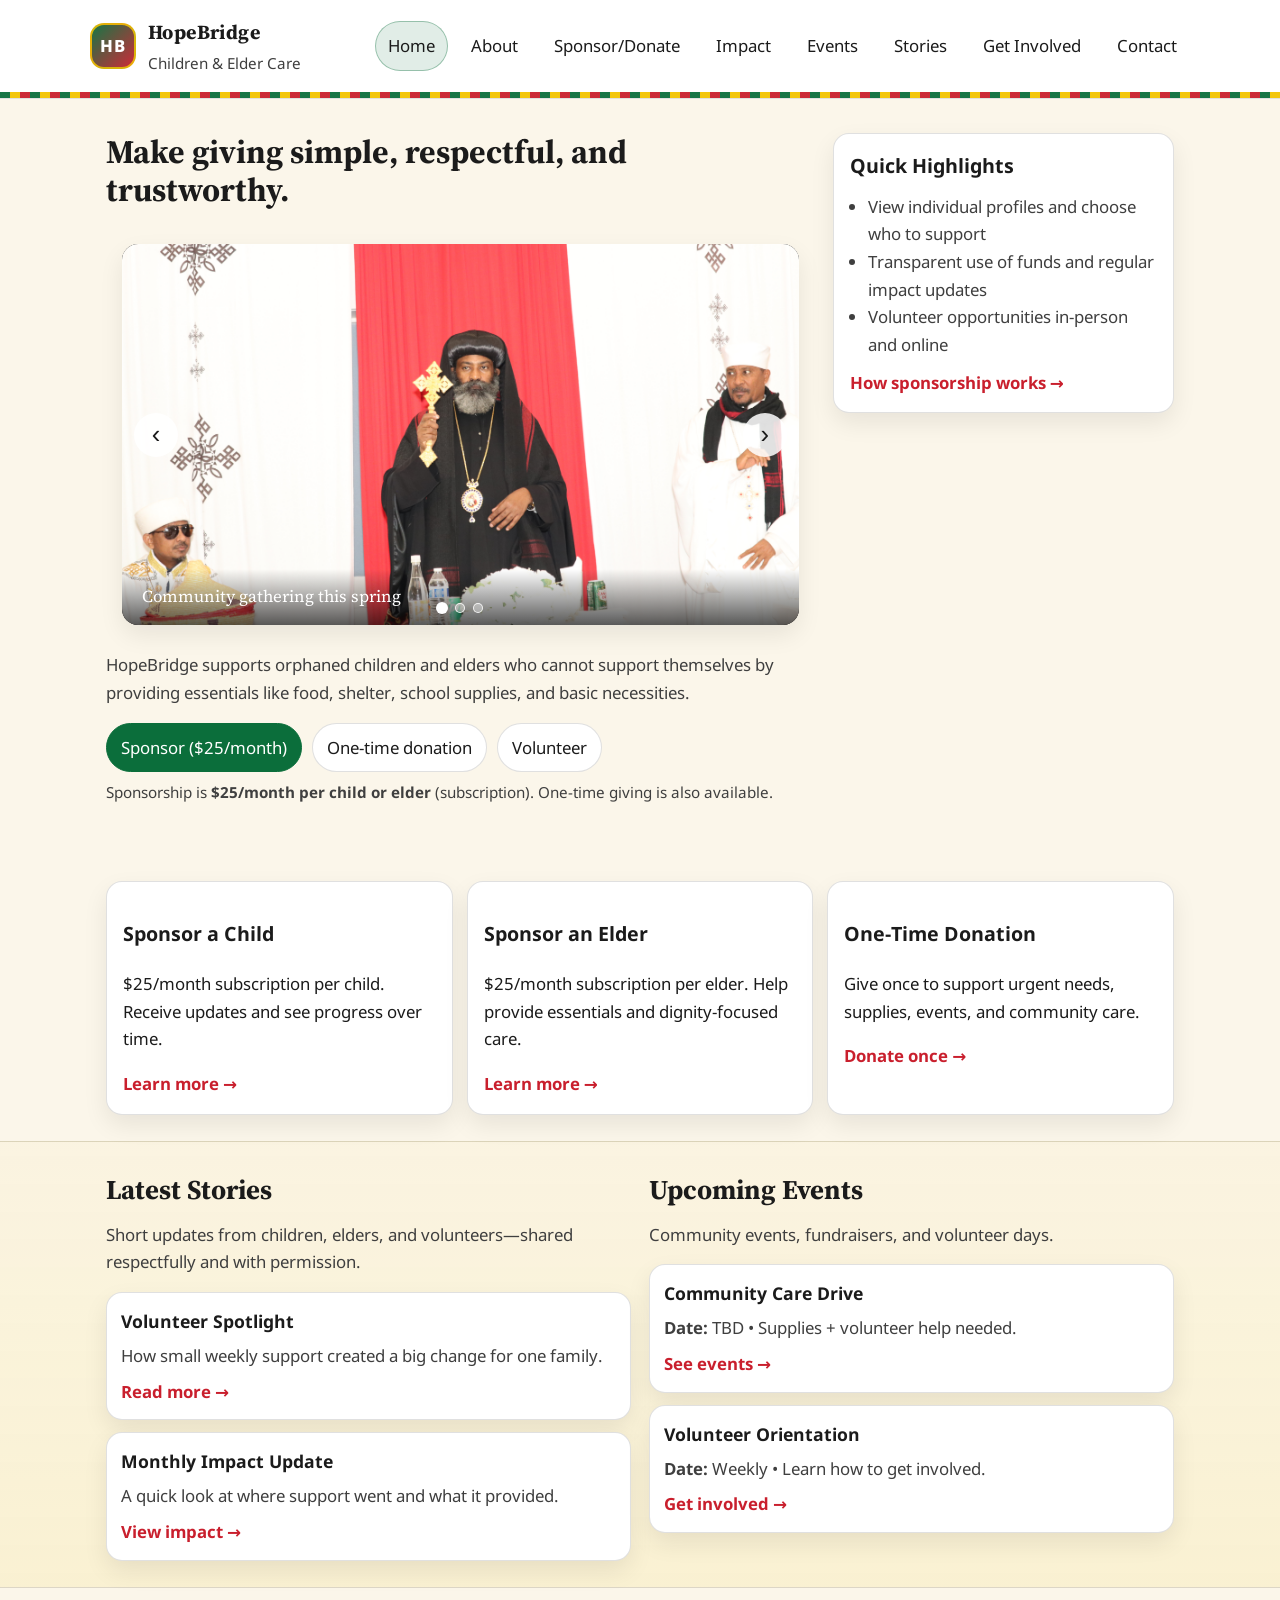
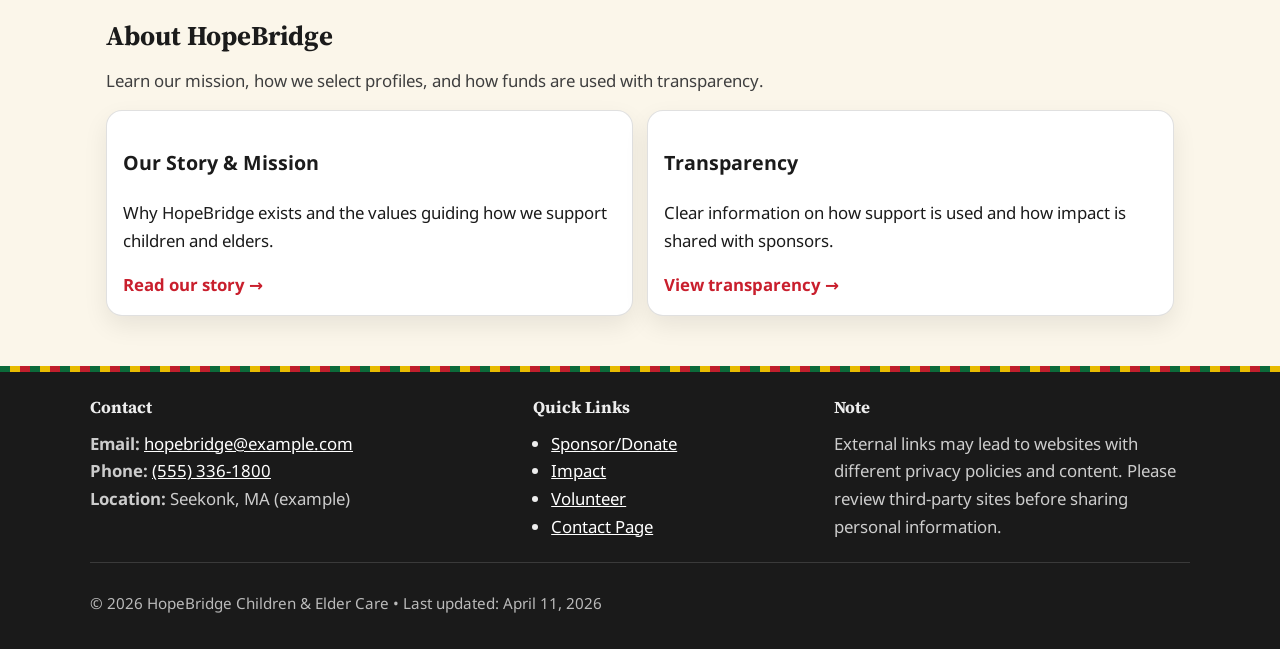
<file: index.html>
<!doctype html>
<html lang="en">

<head>
    <meta charset="utf-8" />
    <meta name="viewport" content="width=device-width, initial-scale=1" />
    <title>HopeBridge Children &amp; Elder Care</title>
    <meta name="description" content="HopeBridge Children & Elder Care connects sponsors and volunteers with children and elders in need through simple, respectful, and transparent support." />
    <link rel="stylesheet" href="css/styles.css" />
</head>

<body>
    <a class="skip-link" href="#main">Skip to main content</a>

    <header class="site-header">
        <div class="wrap header-inner">
            <div class="brand">
                <div class="logo" aria-hidden="true">HB</div>
                <div>
                    <h1 class="site-title">HopeBridge</h1>
                    <p class="site-subtitle">Children &amp; Elder Care</p>
                </div>
            </div>

            <button id="burger" class="burger" type="button" aria-label="Open menu" aria-expanded="false" aria-controls="primary-nav">
                <span class="burger-bar"></span>
                <span class="burger-bar"></span>
                <span class="burger-bar"></span>
            </button>

            <nav id="primary-nav" class="site-nav" aria-label="Primary navigation">
                <ul>
                    <li><a href="index.html" aria-current="page">Home</a></li>
                    <li><a href="about/index.html">About</a></li>
                    <li><a href="sponsor/index.html">Sponsor/Donate</a></li>
                    <li><a href="impact.html">Impact</a></li>
                    <li><a href="events.html">Events</a></li>
                    <li><a href="stories/index.html">Stories</a></li>
                    <li><a href="get-involved/index.html">Get Involved</a></li>
                    <li><a href="contact.html">Contact</a></li>
                </ul>
            </nav>
        </div>
    </header>

    <main id="main">
        <!-- HERO -->
        <section class="hero">
            <div class="wrap hero-inner">
                <div class="hero-copy">
                    <h2>Make giving simple, respectful, and trustworthy.</h2>
                    <!-- <div class="photo-frame">
                        <img src="images/IMG_9827.JPG" alt="HopeBridge community moment" width="1500" height="1000" loading="lazy">
                    </div> -->

                    <!-- Carousel -->
                    <section class="section">
                        <div class="wrap">
                            <div class="carousel" id="hero-carousel" aria-roledescription="carousel" aria-label="Featured stories">

                                <div class="carousel-track">
                                    <div class="carousel-slide" aria-roledescription="slide" aria-label="1 of 3">
                                        <img src="images/IMG_9827.JPG" alt="Community gathering" class="carousel-img">
                                        <div class="carousel-caption">Community gathering this spring</div>
                                    </div>
                                    <div class="carousel-slide" aria-roledescription="slide" aria-label="2 of 3">
                                        <img src="images/home.JPG" alt="Volunteers preparing supplies" class="carousel-img">
                                        <div class="carousel-caption">Volunteers preparing care kits</div>
                                    </div>
                                    <div class="carousel-slide" aria-roledescription="slide" aria-label="3 of 3">
                                        <img src="images/3211.png" alt="Elder receiving support" class="carousel-img">
                                        <div class="carousel-caption">Sponsorship in action</div>
                                    </div>
                                </div>

                                <button class="carousel-arrow prev" type="button" aria-label="Previous slide">&#8249;</button>
                                <button class="carousel-arrow next" type="button" aria-label="Next slide">&#8250;</button>

                                <div class="carousel-dots" role="tablist" aria-label="Slides">
                                    <button class="carousel-dot" type="button" aria-label="Go to slide 1" aria-current="true"></button>
                                    <button class="carousel-dot" type="button" aria-label="Go to slide 2"></button>
                                    <button class="carousel-dot" type="button" aria-label="Go to slide 3"></button>
                                </div>
                            </div>
                        </div>
                    </section>
                    <p>
                        HopeBridge supports orphaned children and elders who cannot support themselves by providing essentials like food, shelter, school supplies, and basic necessities.
                    </p>

                    <div class="cta-row" aria-label="Primary actions">
                        <a class="btn primary" href="sponsor/index.html">Sponsor ($25/month)</a>
                        <a class="btn" href="sponsor/index.html#one-time">One-time donation</a>
                        <a class="btn" href="get-involved/index.html">Volunteer</a>
                    </div>

                    <p class="fineprint">
                        Sponsorship is <strong>$25/month per child or elder</strong> (subscription). One-time giving is also available.
                    </p>
                </div>

                <aside class="hero-card" aria-label="Quick highlights">
                    <h3>Quick Highlights</h3>
                    <ul class="checklist">
                        <li>View individual profiles and choose who to support</li>
                        <li>Transparent use of funds and regular impact updates</li>
                        <li>Volunteer opportunities in-person and online</li>
                    </ul>
                    <a class="text-link" href="impact.html">How sponsorship works →</a>
                </aside>
            </div>
        </section>

        <!-- QUICK LINKS -->
        <section class="section">
            <div class="wrap">
                <div class="grid">
                    <article class="card">
                        <h3>Sponsor a Child</h3>
                        <p>$25/month subscription per child. Receive updates and see progress over time.</p>
                        <a class="text-link" href="sponsor/index.html#child">Learn more →</a>
                    </article>

                    <article class="card">
                        <h3>Sponsor an Elder</h3>
                        <p>$25/month subscription per elder. Help provide essentials and dignity-focused care.</p>
                        <a class="text-link" href="sponsor/index.html#elder">Learn more →</a>
                    </article>

                    <article class="card">
                        <h3>One-Time Donation</h3>
                        <p>Give once to support urgent needs, supplies, events, and community care.</p>
                        <a class="text-link" href="sponsor/index.html#one-time">Donate once →</a>
                    </article>
                </div>
            </div>
        </section>

        <!-- STORIES + EVENTS PREVIEW -->
        <section class="section alt">
            <div class="wrap split">
                <div>
                    <h2 class="section-title">Latest Stories</h2>
                    <p class="section-lead">
                        Short updates from children, elders, and volunteers—shared respectfully and with permission.
                    </p>

                    <div class="list-cards">
                        <article class="mini">
                            <h3>Volunteer Spotlight</h3>
                            <p>How small weekly support created a big change for one family.</p>
                            <a class="text-link" href="stories/index.html">Read more →</a>
                        </article>
                        <article class="mini">
                            <h3>Monthly Impact Update</h3>
                            <p>A quick look at where support went and what it provided.</p>
                            <a class="text-link" href="impact.html">View impact →</a>
                        </article>
                    </div>
                </div>

                <div>
                    <h2 class="section-title">Upcoming Events</h2>
                    <p class="section-lead">Community events, fundraisers, and volunteer days.</p>

                    <div class="list-cards">
                        <article class="mini">
                            <h3>Community Care Drive</h3>
                            <p><strong>Date:</strong> TBD • Supplies + volunteer help needed.</p>
                            <a class="text-link" href="events.html">See events →</a>
                        </article>
                        <article class="mini">
                            <h3>Volunteer Orientation</h3>
                            <p><strong>Date:</strong> Weekly • Learn how to get involved.</p>
                            <a class="text-link" href="get-involved/index.html">Get involved →</a>
                        </article>
                    </div>
                </div>
            </div>
        </section>

        <!-- ABOUT / TRANSPARENCY TEASER -->
        <section class="section">
            <div class="wrap">
                <h2 class="section-title">About HopeBridge</h2>
                <p class="section-lead">
                    Learn our mission, how we select profiles, and how funds are used with transparency.
                </p>

                <div class="grid two">
                    <article class="card">
                        <h3>Our Story &amp; Mission</h3>
                        <p>Why HopeBridge exists and the values guiding how we support children and elders.</p>
                        <a class="text-link" href="about/index.html">Read our story →</a>
                    </article>

                    <article class="card">
                        <h3>Transparency</h3>
                        <p>Clear information on how support is used and how impact is shared with sponsors.</p>
                        <a class="text-link" href="about/index.html#transparency">View transparency →</a>
                    </article>
                </div>
            </div>
        </section>
    </main>

    <footer class="site-footer">
        <div class="wrap footer-inner">
            <div>
                <h2 class="footer-title">Contact</h2>
                <p class="footer-text">
                    <strong>Email:</strong> <a href="mailto:hopebridge@example.com">hopebridge@example.com</a><br />
                    <strong>Phone:</strong> <a href="tel:15553361800">(555) 336-1800</a><br />
                    <strong>Location:</strong> Seekonk, MA (example)
                </p>
            </div>

            <div>
                <h2 class="footer-title">Quick Links</h2>
                <ul class="footer-links">
                    <li><a href="sponsor/index.html">Sponsor/Donate</a></li>
                    <li><a href="impact.html">Impact</a></li>
                    <li><a href="get-involved/index.html">Volunteer</a></li>
                    <li><a href="contact.html">Contact Page</a></li>
                </ul>
            </div>

            <div>
                <h2 class="footer-title">Note</h2>
                <p class="footer-text">
                    External links may lead to websites with different privacy policies and content. Please review third-party sites before sharing personal information.
                </p>
            </div>
        </div>

        <div class="wrap footer-bottom">
            <p>© <span id="year">2026</span> HopeBridge Children &amp; Elder Care • Last updated: <time datetime="2026-04-11">April 11, 2026</time></p>
        </div>

        <script>
            document.getElementById("year").textContent = new Date().getFullYear();
        </script>
    </footer>

    <script src="js/main.js"></script>

</body>

</html>
</file>
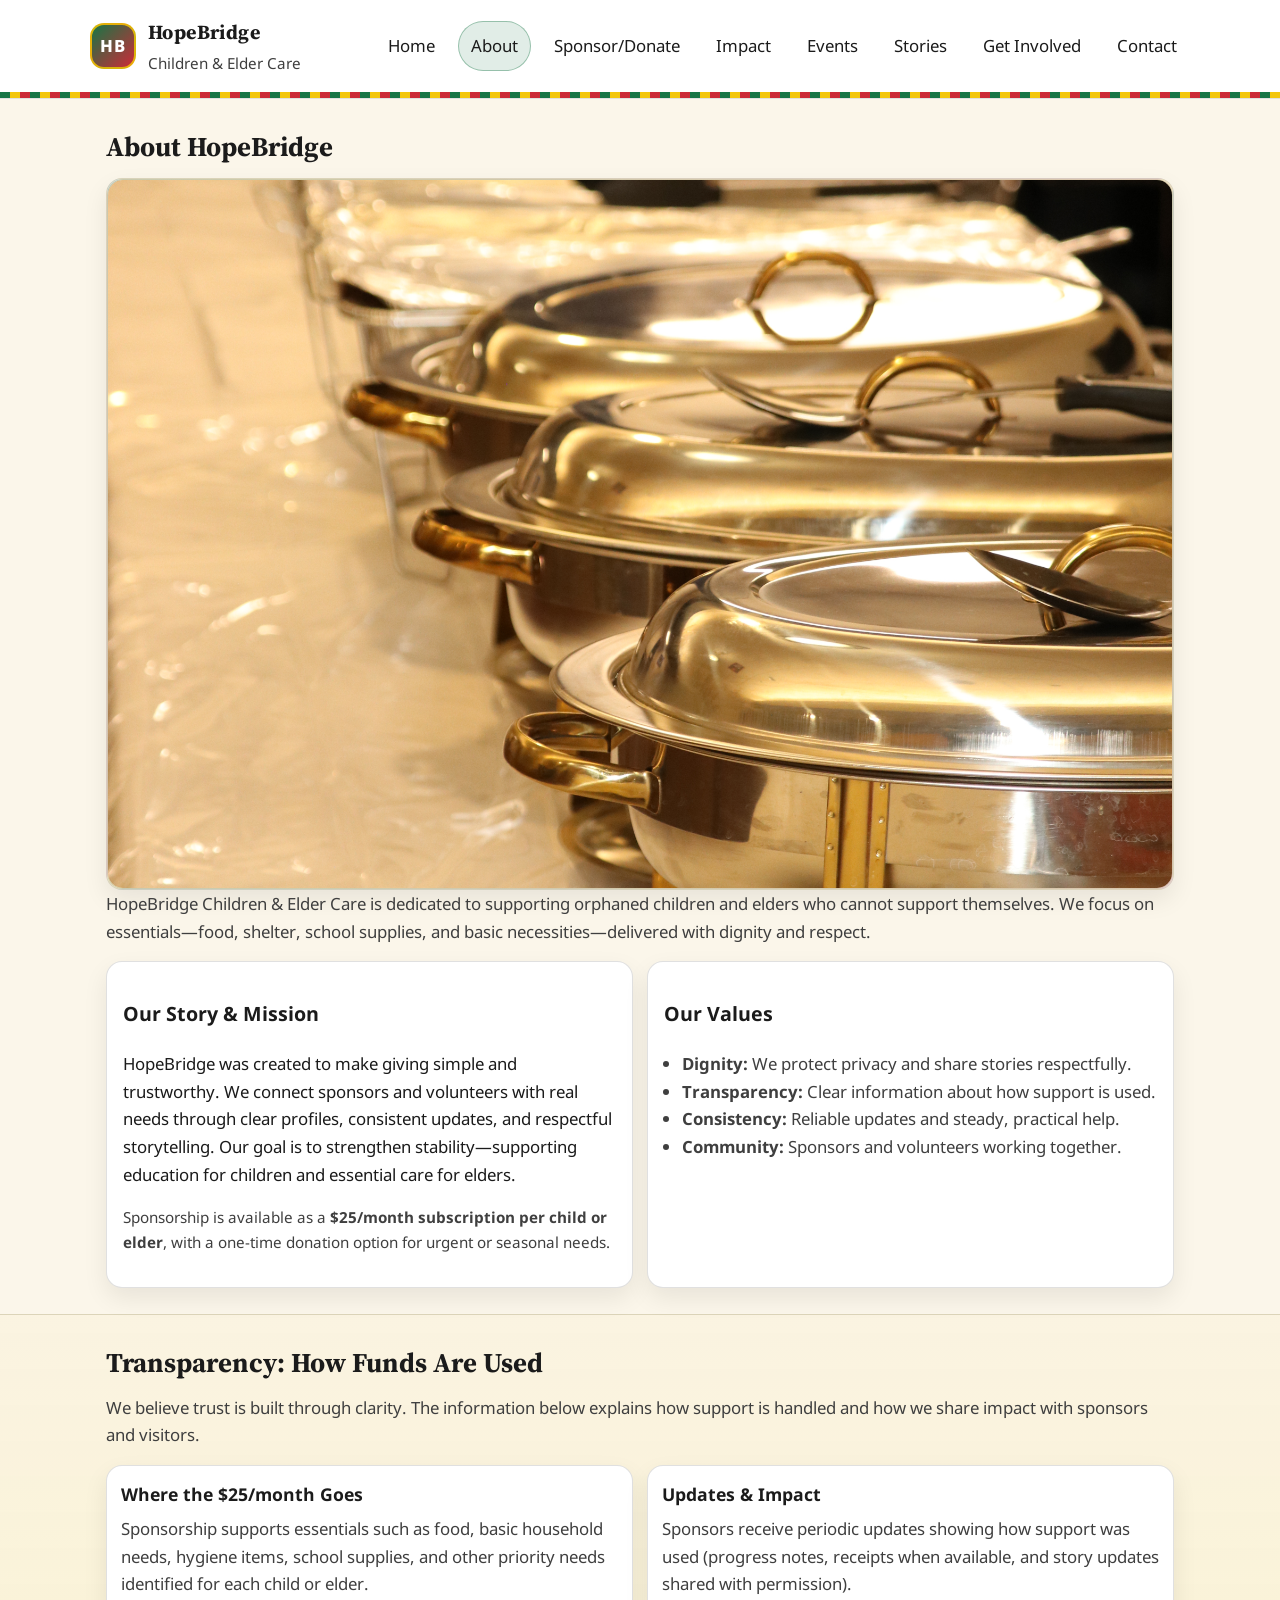
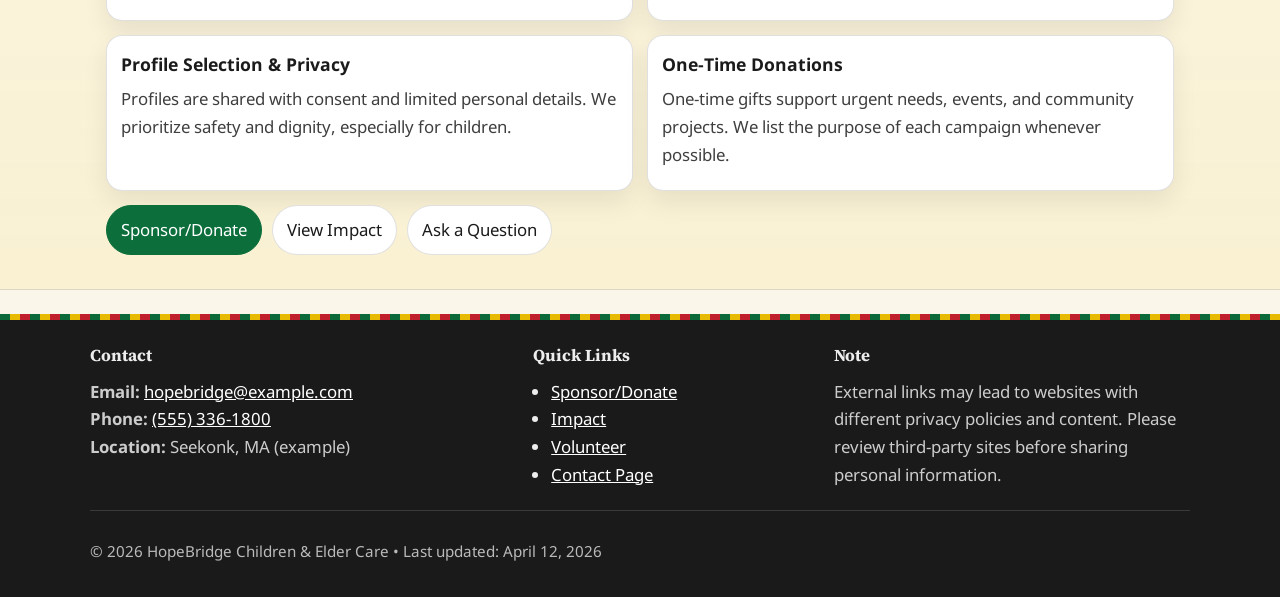
<file: about/index.html>
<!doctype html>
<html lang="en">

<head>
    <meta charset="utf-8" />
    <meta name="viewport" content="width=device-width, initial-scale=1" />
    <title>About | HopeBridge Children &amp; Elder Care</title>
    <meta name="description" content="Learn HopeBridge’s story, mission, values, and how funds are used with transparency." />
    <link rel="stylesheet" href="../css/styles.css" />
</head>

<body>
    <a class="skip-link" href="#main">Skip to main content</a>

    <header class="site-header">
        <div class="wrap header-inner">
            <div class="brand">
                <div class="logo" aria-hidden="true">HB</div>
                <div>
                    <h1 class="site-title">HopeBridge</h1>
                    <p class="site-subtitle">Children &amp; Elder Care</p>
                </div>
            </div>

            <button id="burger" class="burger" type="button" aria-label="Open menu" aria-expanded="false" aria-controls="primary-nav">
                <span class="burger-bar"></span>
                <span class="burger-bar"></span>
                <span class="burger-bar"></span>
            </button>

            <nav class="site-nav" aria-label="Primary navigation">
                <ul>
                    <li><a href="../index.html">Home</a></li>
                    <li><a href="index.html" aria-current="page">About</a></li>
                    <li><a href="../sponsor/index.html">Sponsor/Donate</a></li>
                    <li><a href="../impact.html">Impact</a></li>
                    <li><a href="../events.html">Events</a></li>
                    <li><a href="../stories/index.html">Stories</a></li>
                    <li><a href="../get-involved/index.html">Get Involved</a></li>
                    <li><a href="../contact.html">Contact</a></li>
                </ul>
            </nav>
        </div>
    </header>

    <main id="main">
        <section class="section">
            <div class="wrap">
                <h2 class="section-title">About HopeBridge</h2>
                <div class="photo-frame">
                    <img src="../images/IMG_9915.JPG" alt="Community outreach and support" class="photo-frame img">
                </div>
                <p class="section-lead">

                    HopeBridge Children &amp; Elder Care is dedicated to supporting orphaned children and elders who cannot support themselves. We focus on essentials—food, shelter, school supplies, and basic necessities—delivered with dignity and respect.
                </p>

                <div class="grid two">
                    <article class="card">
                        <h3>Our Story &amp; Mission</h3>
                        <p>
                            HopeBridge was created to make giving simple and trustworthy. We connect sponsors and volunteers with real needs through clear profiles, consistent updates, and respectful storytelling. Our goal is to strengthen stability—supporting education for children
                            and essential care for elders.
                        </p>
                        <p class="fineprint">
                            Sponsorship is available as a <strong>$25/month subscription per child or elder</strong>, with a one-time donation option for urgent or seasonal needs.
                        </p>
                    </article>

                    <article class="card">
                        <h3>Our Values</h3>
                        <ul class="checklist">
                            <li><strong>Dignity:</strong> We protect privacy and share stories respectfully.</li>
                            <li><strong>Transparency:</strong> Clear information about how support is used.</li>
                            <li><strong>Consistency:</strong> Reliable updates and steady, practical help.</li>
                            <li><strong>Community:</strong> Sponsors and volunteers working together.</li>
                        </ul>
                    </article>
                </div>
            </div>
        </section>

        <section class="section alt" id="transparency">
            <div class="wrap">
                <h2 class="section-title">Transparency: How Funds Are Used</h2>
                <p class="section-lead">
                    We believe trust is built through clarity. The information below explains how support is handled and how we share impact with sponsors and visitors.
                </p>

                <div class="grid two">
                    <article class="mini">
                        <h3>Where the $25/month Goes</h3>
                        <p>
                            Sponsorship supports essentials such as food, basic household needs, hygiene items, school supplies, and other priority needs identified for each child or elder.
                        </p>
                    </article>

                    <article class="mini">
                        <h3>Updates &amp; Impact</h3>
                        <p>
                            Sponsors receive periodic updates showing how support was used (progress notes, receipts when available, and story updates shared with permission).
                        </p>
                    </article>

                    <article class="mini">
                        <h3>Profile Selection &amp; Privacy</h3>
                        <p>
                            Profiles are shared with consent and limited personal details. We prioritize safety and dignity, especially for children.
                        </p>
                    </article>

                    <article class="mini">
                        <h3>One-Time Donations</h3>
                        <p>
                            One-time gifts support urgent needs, events, and community projects. We list the purpose of each campaign whenever possible.
                        </p>
                    </article>
                </div>

                <div class="cta-row" style="margin-top:14px;">
                    <a class="btn primary" href="../sponsor/index.html">Sponsor/Donate</a>
                    <a class="btn" href="../impact.html">View Impact</a>
                    <a class="btn" href="../contact.html">Ask a Question</a>
                </div>
            </div>
        </section>
    </main>

    <footer class="site-footer">
        <div class="wrap footer-inner">
            <div>
                <h2 class="footer-title">Contact</h2>
                <p class="footer-text">
                    <strong>Email:</strong> <a href="mailto:hopebridge@example.com">hopebridge@example.com</a><br />
                    <strong>Phone:</strong> <a href="tel:15553361800">(555) 336-1800</a><br />
                    <strong>Location:</strong> Seekonk, MA (example)
                </p>
            </div>

            <div>
                <h2 class="footer-title">Quick Links</h2>
                <ul class="footer-links">
                    <li><a href="../sponsor/index.html">Sponsor/Donate</a></li>
                    <li><a href="../impact.html">Impact</a></li>
                    <li><a href="../get-involved/index.html">Volunteer</a></li>
                    <li><a href="../contact.html">Contact Page</a></li>
                </ul>
            </div>

            <div>
                <h2 class="footer-title">Note</h2>
                <p class="footer-text">
                    External links may lead to websites with different privacy policies and content. Please review third-party sites before sharing personal information.
                </p>
            </div>
        </div>

        <div class="wrap footer-bottom">
            <p>© <span id="year">2026</span> HopeBridge Children &amp; Elder Care • Last updated: <time datetime="2026-04-12">April 12, 2026</time></p>
        </div>

        <script>
            document.getElementById("year").textContent = new Date().getFullYear();
        </script>
    </footer>
    <script src="../js/main.js"></script>
</body>

</html>
</file>
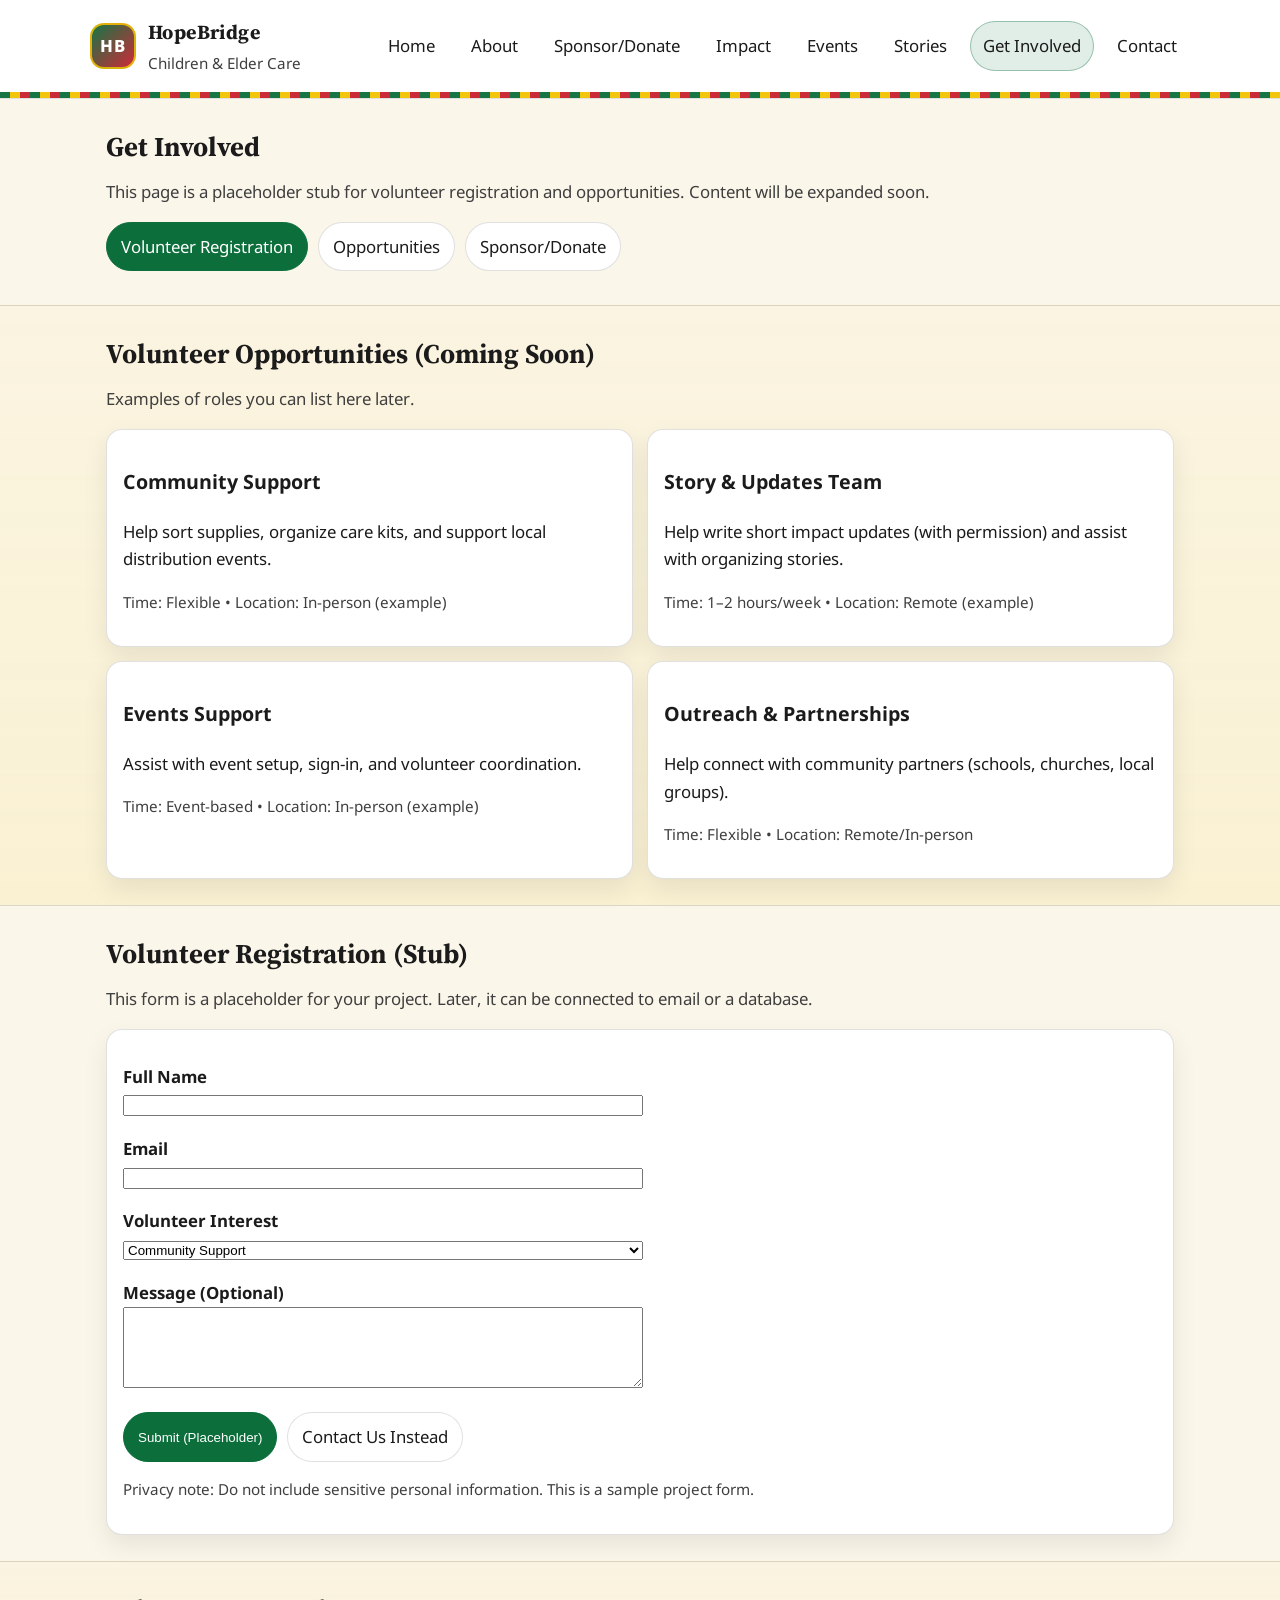
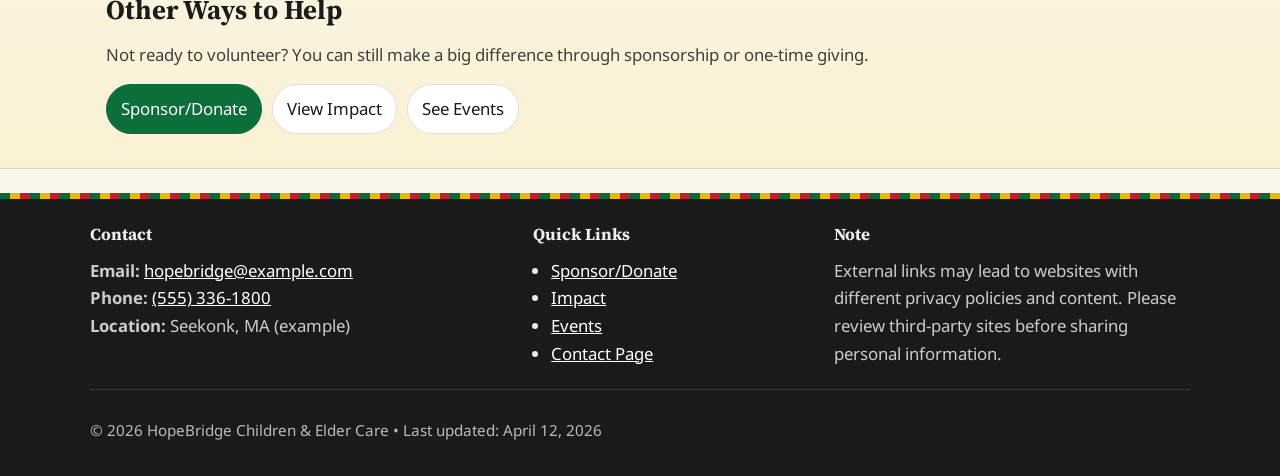
<file: get-involved/index.html>
<!doctype html>
<html lang="en">

<head>
    <meta charset="utf-8" />
    <meta name="viewport" content="width=device-width, initial-scale=1" />
    <title>Get Involved | HopeBridge Children &amp; Elder Care</title>
    <meta name="description" content="Volunteer registration and opportunities to support HopeBridge Children & Elder Care." />
    <link rel="stylesheet" href="../css/styles.css" />
</head>

<body>
    <a class="skip-link" href="#main">Skip to main content</a>

    <header class="site-header">
        <div class="wrap header-inner">
            <div class="brand">
                <div class="logo" aria-hidden="true">HB</div>
                <div>
                    <h1 class="site-title">HopeBridge</h1>
                    <p class="site-subtitle">Children &amp; Elder Care</p>
                </div>
            </div>

            <!-- Burger Button -->
            <button id="burger" class="burger" type="button" aria-label="Open menu" aria-expanded="false" aria-controls="primary-nav">
                <span class="burger-bar"></span>
                <span class="burger-bar"></span>
                <span class="burger-bar"></span>
            </button>


            <nav class="site-nav" aria-label="Primary navigation">
                <ul>
                    <li><a href="../index.html">Home</a></li>
                    <li><a href="../about/index.html">About</a></li>
                    <li><a href="../sponsor/index.html">Sponsor/Donate</a></li>
                    <li><a href="../impact.html">Impact</a></li>
                    <li><a href="../events.html">Events</a></li>
                    <li><a href="../stories/index.html">Stories</a></li>
                    <li><a href="index.html" aria-current="page">Get Involved</a></li>
                    <li><a href="../contact.html">Contact</a></li>
                </ul>
            </nav>
        </div>
    </header>

    <main id="main">
        <section class="section">
            <div class="wrap">
                <h2 class="section-title">Get Involved</h2>
                <p class="section-lead">
                    This page is a placeholder stub for volunteer registration and opportunities. Content will be expanded soon.
                </p>

                <div class="cta-row">
                    <a class="btn primary" href="#volunteer">Volunteer Registration</a>
                    <a class="btn" href="#opportunities">Opportunities</a>
                    <a class="btn" href="../sponsor/index.html">Sponsor/Donate</a>
                </div>
            </div>
        </section>

        <section class="section alt" id="opportunities">
            <div class="wrap">
                <h2 class="section-title">Volunteer Opportunities (Coming Soon)</h2>
                <p class="section-lead">Examples of roles you can list here later.</p>

                <div class="grid two">
                    <article class="card">
                        <h3>Community Support</h3>
                        <p>Help sort supplies, organize care kits, and support local distribution events.</p>
                        <p class="fineprint">Time: Flexible • Location: In-person (example)</p>
                    </article>

                    <article class="card">
                        <h3>Story &amp; Updates Team</h3>
                        <p>Help write short impact updates (with permission) and assist with organizing stories.</p>
                        <p class="fineprint">Time: 1–2 hours/week • Location: Remote (example)</p>
                    </article>

                    <article class="card">
                        <h3>Events Support</h3>
                        <p>Assist with event setup, sign-in, and volunteer coordination.</p>
                        <p class="fineprint">Time: Event-based • Location: In-person (example)</p>
                    </article>

                    <article class="card">
                        <h3>Outreach &amp; Partnerships</h3>
                        <p>Help connect with community partners (schools, churches, local groups).</p>
                        <p class="fineprint">Time: Flexible • Location: Remote/In-person</p>
                    </article>
                </div>
            </div>
        </section>

        <section class="section" id="volunteer">
            <div class="wrap">
                <h2 class="section-title">Volunteer Registration (Stub)</h2>
                <p class="section-lead">
                    This form is a placeholder for your project. Later, it can be connected to email or a database.
                </p>

                <article class="card">
                    <form action="#" method="post">
                        <p>
                            <label for="name"><strong>Full Name</strong></label><br />
                            <input id="name" name="name" type="text" required style="width:100%; max-width:520px;">
                        </p>

                        <p>
                            <label for="email"><strong>Email</strong></label><br />
                            <input id="email" name="email" type="email" required style="width:100%; max-width:520px;">
                        </p>

                        <p>
                            <label for="interest"><strong>Volunteer Interest</strong></label><br />
                            <select id="interest" name="interest" style="width:100%; max-width:520px;">
                <option value="community">Community Support</option>
                <option value="events">Events Support</option>
                <option value="stories">Story &amp; Updates Team</option>
                <option value="outreach">Outreach &amp; Partnerships</option>
                <option value="other">Other</option>
              </select>
                        </p>

                        <p>
                            <label for="message"><strong>Message (Optional)</strong></label><br />
                            <textarea id="message" name="message" rows="5" style="width:100%; max-width:520px;"></textarea>
                        </p>

                        <div class="cta-row">
                            <button class="btn primary" type="submit">Submit (Placeholder)</button>
                            <a class="btn" href="../contact.html">Contact Us Instead</a>
                        </div>

                        <p class="fineprint">
                            Privacy note: Do not include sensitive personal information. This is a sample project form.
                        </p>
                    </form>
                </article>
            </div>
        </section>

        <section class="section alt">
            <div class="wrap">
                <h2 class="section-title">Other Ways to Help</h2>
                <p class="section-lead">
                    Not ready to volunteer? You can still make a big difference through sponsorship or one-time giving.
                </p>

                <div class="cta-row">
                    <a class="btn primary" href="../sponsor/index.html">Sponsor/Donate</a>
                    <a class="btn" href="../impact.html">View Impact</a>
                    <a class="btn" href="../events.html">See Events</a>
                </div>
            </div>
        </section>
    </main>

    <footer class="site-footer">
        <div class="wrap footer-inner">
            <div>
                <h2 class="footer-title">Contact</h2>
                <p class="footer-text">
                    <strong>Email:</strong> <a href="mailto:hopebridge@example.com">hopebridge@example.com</a><br />
                    <strong>Phone:</strong> <a href="tel:15553361800">(555) 336-1800</a><br />
                    <strong>Location:</strong> Seekonk, MA (example)
                </p>
            </div>

            <div>
                <h2 class="footer-title">Quick Links</h2>
                <ul class="footer-links">
                    <li><a href="../sponsor/index.html">Sponsor/Donate</a></li>
                    <li><a href="../impact.html">Impact</a></li>
                    <li><a href="../events.html">Events</a></li>
                    <li><a href="../contact.html">Contact Page</a></li>
                </ul>
            </div>

            <div>
                <h2 class="footer-title">Note</h2>
                <p class="footer-text">
                    External links may lead to websites with different privacy policies and content. Please review third-party sites before sharing personal information.
                </p>
            </div>
        </div>

        <div class="wrap footer-bottom">
            <p>© <span id="year">2026</span> HopeBridge Children &amp; Elder Care • Last updated: <time datetime="2026-04-12">April 12, 2026</time></p>
        </div>

        <script>
            document.getElementById("year").textContent = new Date().getFullYear();
        </script>
    </footer>
    <script src="../js/main.js"></script>
</body>

</html>
</file>
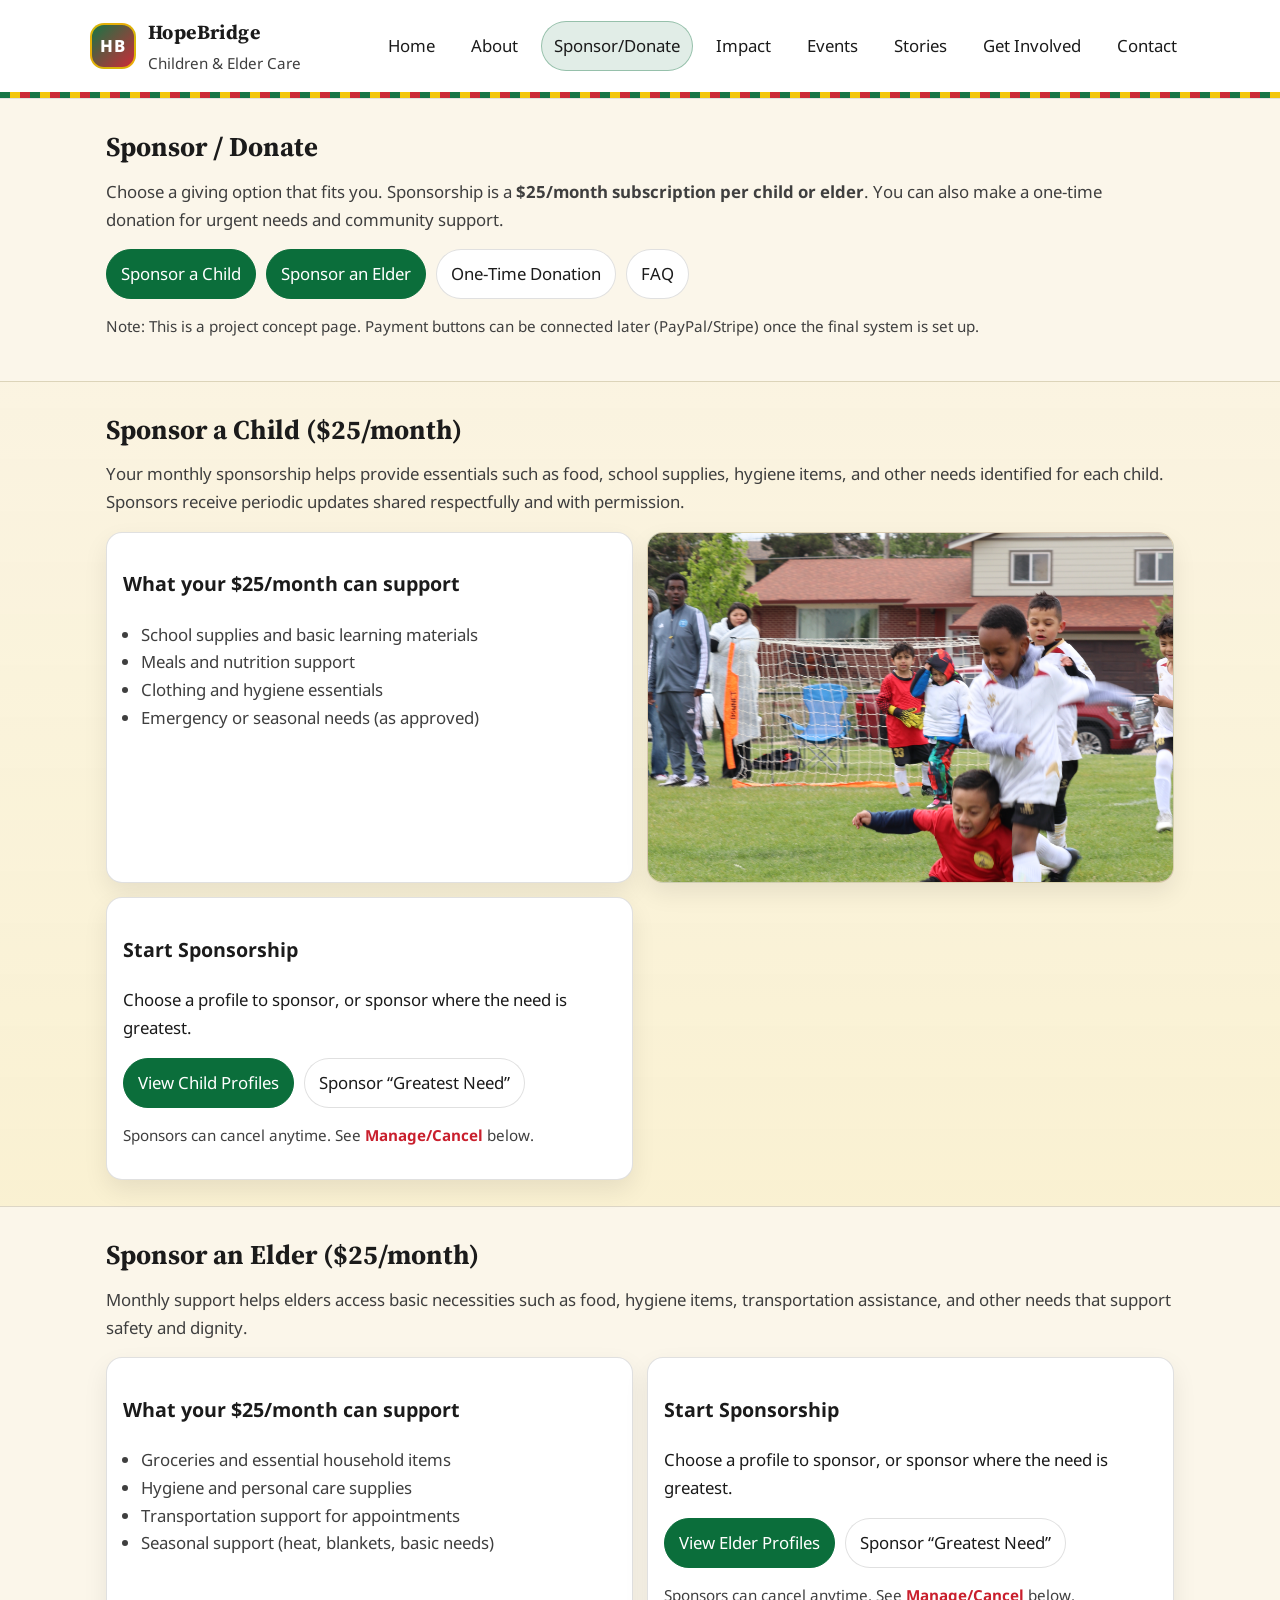
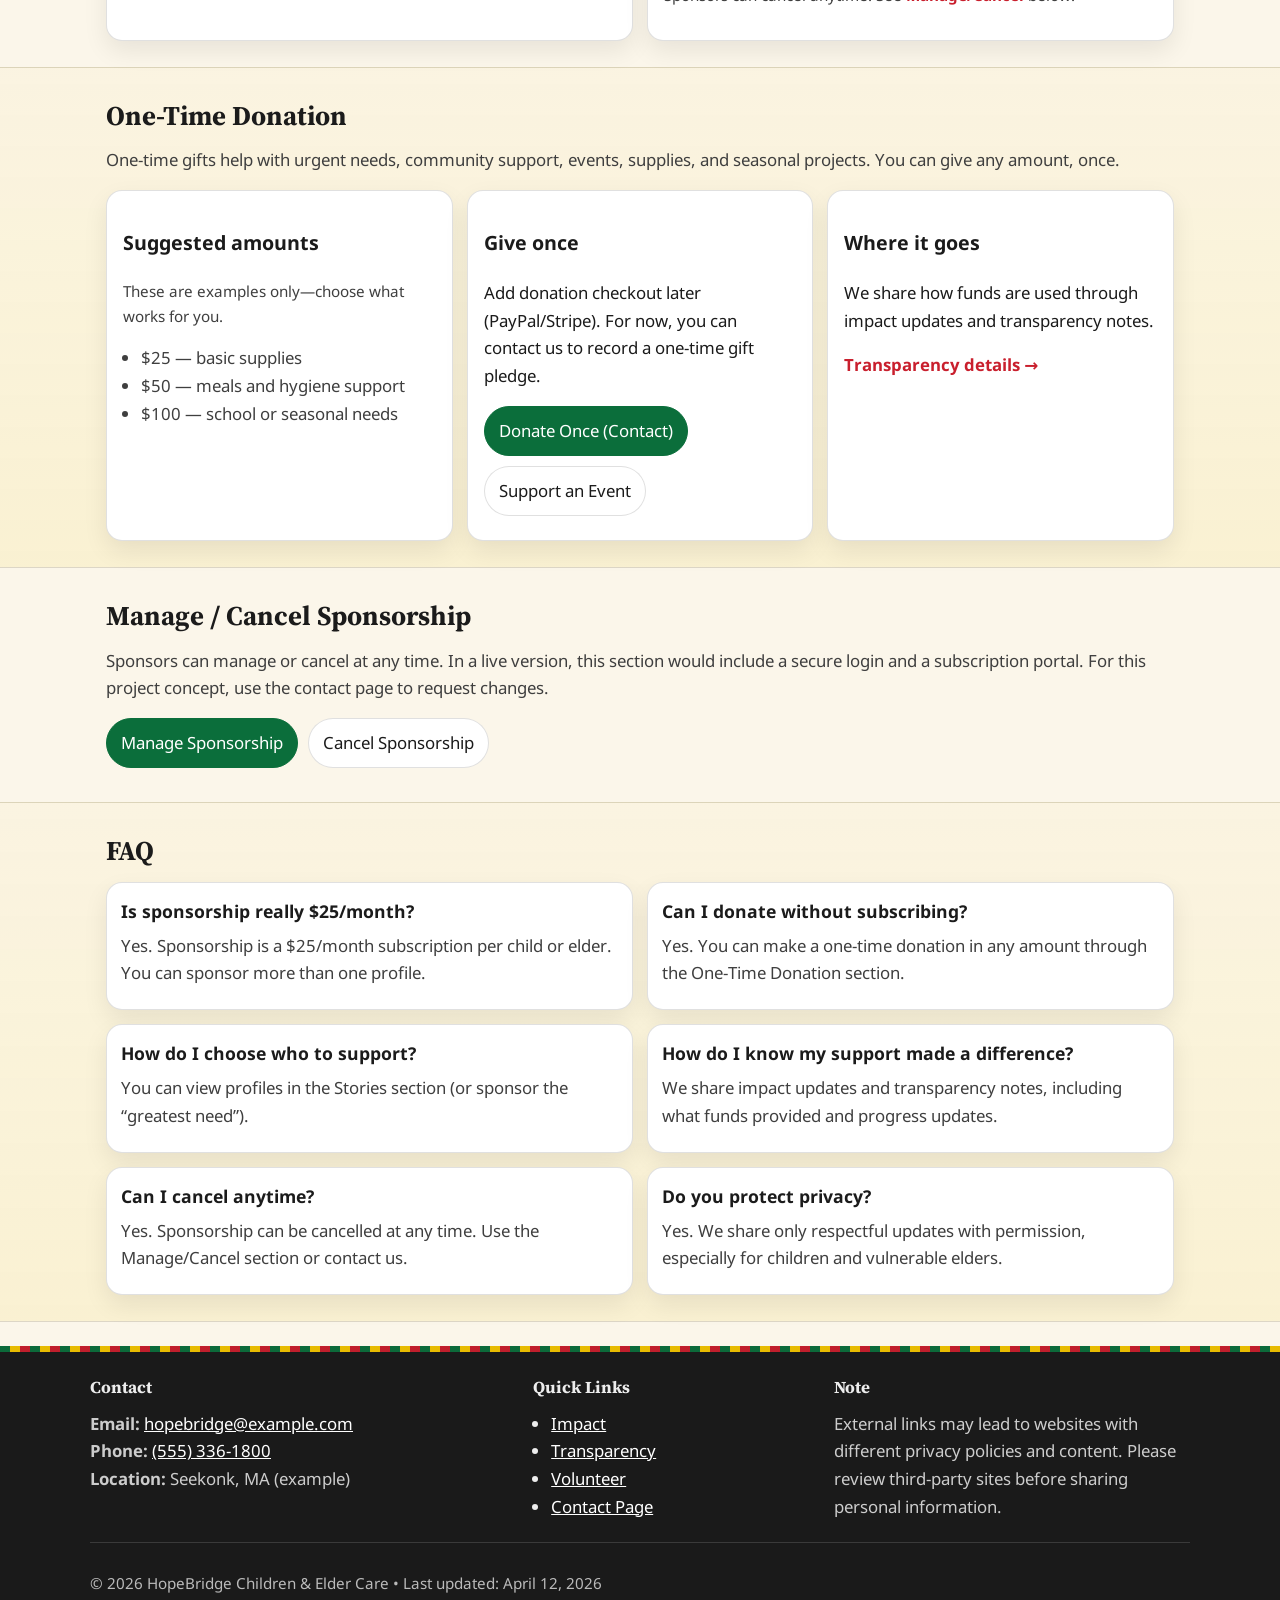
<file: sponsor/index.html>
<!doctype html>
<html lang="en">

<head>
    <meta charset="utf-8" />
    <meta name="viewport" content="width=device-width, initial-scale=1" />
    <title>Sponsor / Donate | HopeBridge Children &amp; Elder Care</title>
    <meta name="description" content="Sponsor a child or elder for $25/month, give a one-time donation, and manage sponsorships through HopeBridge." />
    <link rel="stylesheet" href="../css/styles.css" />
</head>

<body>
    <a class="skip-link" href="#main">Skip to main content</a>

    <header class="site-header">
        <div class="wrap header-inner">
            <div class="brand">
                <div class="logo" aria-hidden="true">HB</div>
                <div>
                    <h1 class="site-title">HopeBridge</h1>
                    <p class="site-subtitle">Children &amp; Elder Care</p>
                </div>
            </div>

            <button id="burger" class="burger" type="button" aria-label="Open menu" aria-expanded="false" aria-controls="primary-nav">
                <span class="burger-bar"></span>
                <span class="burger-bar"></span>
                <span class="burger-bar"></span>
            </button>

            <nav class="site-nav" aria-label="Primary navigation">
                <ul>
                    <li><a href="../index.html">Home</a></li>
                    <li><a href="../about/index.html">About</a></li>
                    <li><a href="index.html" aria-current="page">Sponsor/Donate</a></li>
                    <li><a href="../impact.html">Impact</a></li>
                    <li><a href="../events.html">Events</a></li>
                    <li><a href="../stories/index.html">Stories</a></li>
                    <li><a href="../get-involved/index.html">Get Involved</a></li>
                    <li><a href="../contact.html">Contact</a></li>
                </ul>
            </nav>
        </div>
    </header>

    <main id="main">
        <!-- Intro -->
        <section class="section">
            <div class="wrap">
                <h2 class="section-title">Sponsor / Donate</h2>
                <p class="section-lead">
                    Choose a giving option that fits you. Sponsorship is a <strong>$25/month subscription per child or elder</strong>. You can also make a one-time donation for urgent needs and community support.
                </p>

                <div class="cta-row">
                    <a class="btn primary" href="#child">Sponsor a Child</a>
                    <a class="btn primary" href="#elder">Sponsor an Elder</a>
                    <a class="btn" href="#one-time">One-Time Donation</a>
                    <a class="btn" href="#faq">FAQ</a>
                </div>

                <p class="fineprint">
                    Note: This is a project concept page. Payment buttons can be connected later (PayPal/Stripe) once the final system is set up.
                </p>
            </div>
        </section>

        <!-- Sponsor a Child -->
        <section class="section alt" id="child">
            <div class="wrap">
                <h2 class="section-title">Sponsor a Child ($25/month)</h2>
                <p class="section-lead">
                    Your monthly sponsorship helps provide essentials such as food, school supplies, hygiene items, and other needs identified for each child. Sponsors receive periodic updates shared respectfully and with permission.
                </p>

                <div class="grid two">
                    <article class="card">
                        <h3>What your $25/month can support</h3>
                        <ul class="checklist">
                            <li>School supplies and basic learning materials</li>
                            <li>Meals and nutrition support</li>
                            <li>Clothing and hygiene essentials</li>
                            <li>Emergency or seasonal needs (as approved)</li>
                        </ul>
                    </article>
                    <div class="photo-frame">
                        <img src="../images/IMG_3240.png" alt="HopeBridge community moment" width="1500" height="1000" loading="lazy">
                    </div>
                    <article class="card">
                        <h3>Start Sponsorship</h3>
                        <p>Choose a profile to sponsor, or sponsor where the need is greatest.</p>

                        <div class="cta-row">
                            <a class="btn primary" href="../stories/index.html">View Child Profiles</a>
                            <a class="btn" href="../contact.html">Sponsor “Greatest Need”</a>
                        </div>

                        <p class="fineprint">
                            Sponsors can cancel anytime. See <a class="text-link" href="#manage">Manage/Cancel</a> below.
                        </p>
                    </article>
                </div>
            </div>
        </section>

        <!-- Sponsor an Elder -->
        <section class="section" id="elder">
            <div class="wrap">
                <h2 class="section-title">Sponsor an Elder ($25/month)</h2>
                <p class="section-lead">
                    Monthly support helps elders access basic necessities such as food, hygiene items, transportation assistance, and other needs that support safety and dignity.
                </p>

                <div class="grid two">
                    <article class="card">
                        <h3>What your $25/month can support</h3>
                        <ul class="checklist">
                            <li>Groceries and essential household items</li>
                            <li>Hygiene and personal care supplies</li>
                            <li>Transportation support for appointments</li>
                            <li>Seasonal support (heat, blankets, basic needs)</li>
                        </ul>
                    </article>

                    <article class="card">
                        <h3>Start Sponsorship</h3>
                        <p>Choose a profile to sponsor, or sponsor where the need is greatest.</p>

                        <div class="cta-row">
                            <a class="btn primary" href="../stories/index.html">View Elder Profiles</a>
                            <a class="btn" href="../contact.html">Sponsor “Greatest Need”</a>
                        </div>

                        <p class="fineprint">
                            Sponsors can cancel anytime. See <a class="text-link" href="#manage">Manage/Cancel</a> below.
                        </p>
                    </article>
                </div>
            </div>
        </section>

        <!-- One-time donation -->
        <section class="section alt" id="one-time">
            <div class="wrap">
                <h2 class="section-title">One-Time Donation</h2>
                <p class="section-lead">
                    One-time gifts help with urgent needs, community support, events, supplies, and seasonal projects. You can give any amount, once.
                </p>

                <div class="grid">
                    <article class="card">
                        <h3>Suggested amounts</h3>
                        <p class="fineprint">These are examples only—choose what works for you.</p>
                        <ul class="checklist">
                            <li>$25 — basic supplies</li>
                            <li>$50 — meals and hygiene support</li>
                            <li>$100 — school or seasonal needs</li>
                        </ul>
                    </article>

                    <article class="card">
                        <h3>Give once</h3>
                        <p>
                            Add donation checkout later (PayPal/Stripe). For now, you can contact us to record a one-time gift pledge.
                        </p>
                        <div class="cta-row">
                            <a class="btn primary" href="../contact.html">Donate Once (Contact)</a>
                            <a class="btn" href="../events.html">Support an Event</a>
                        </div>
                    </article>

                    <article class="card">
                        <h3>Where it goes</h3>
                        <p>
                            We share how funds are used through impact updates and transparency notes.
                        </p>
                        <a class="text-link" href="../about/index.html#transparency">Transparency details →</a>
                    </article>
                </div>
            </div>
        </section>

        <!-- Manage/Cancel + FAQ -->
        <section class="section" id="manage">
            <div class="wrap">
                <h2 class="section-title">Manage / Cancel Sponsorship</h2>
                <p class="section-lead">
                    Sponsors can manage or cancel at any time. In a live version, this section would include a secure login and a subscription portal. For this project concept, use the contact page to request changes.
                </p>

                <div class="cta-row">
                    <a class="btn primary" href="../contact.html">Manage Sponsorship</a>
                    <a class="btn" href="../contact.html">Cancel Sponsorship</a>
                </div>
            </div>
        </section>

        <section class="section alt" id="faq">
            <div class="wrap">
                <h2 class="section-title">FAQ</h2>

                <div class="grid two">
                    <article class="mini">
                        <h3>Is sponsorship really $25/month?</h3>
                        <p>Yes. Sponsorship is a $25/month subscription per child or elder. You can sponsor more than one profile.</p>
                    </article>

                    <article class="mini">
                        <h3>Can I donate without subscribing?</h3>
                        <p>Yes. You can make a one-time donation in any amount through the One-Time Donation section.</p>
                    </article>

                    <article class="mini">
                        <h3>How do I choose who to support?</h3>
                        <p>You can view profiles in the Stories section (or sponsor the “greatest need”).</p>
                    </article>

                    <article class="mini">
                        <h3>How do I know my support made a difference?</h3>
                        <p>We share impact updates and transparency notes, including what funds provided and progress updates.</p>
                    </article>

                    <article class="mini">
                        <h3>Can I cancel anytime?</h3>
                        <p>Yes. Sponsorship can be cancelled at any time. Use the Manage/Cancel section or contact us.</p>
                    </article>

                    <article class="mini">
                        <h3>Do you protect privacy?</h3>
                        <p>Yes. We share only respectful updates with permission, especially for children and vulnerable elders.</p>
                    </article>
                </div>
            </div>
        </section>
    </main>

    <footer class="site-footer">
        <div class="wrap footer-inner">
            <div>
                <h2 class="footer-title">Contact</h2>
                <p class="footer-text">
                    <strong>Email:</strong> <a href="mailto:hopebridge@example.com">hopebridge@example.com</a><br />
                    <strong>Phone:</strong> <a href="tel:15553361800">(555) 336-1800</a><br />
                    <strong>Location:</strong> Seekonk, MA (example)
                </p>
            </div>

            <div>
                <h2 class="footer-title">Quick Links</h2>
                <ul class="footer-links">
                    <li><a href="../impact.html">Impact</a></li>
                    <li><a href="../about/index.html#transparency">Transparency</a></li>
                    <li><a href="../get-involved/index.html">Volunteer</a></li>
                    <li><a href="../contact.html">Contact Page</a></li>
                </ul>
            </div>

            <div>
                <h2 class="footer-title">Note</h2>
                <p class="footer-text">
                    External links may lead to websites with different privacy policies and content. Please review third-party sites before sharing personal information.
                </p>
            </div>
        </div>

        <div class="wrap footer-bottom">
            <p>© <span id="year">2026</span> HopeBridge Children &amp; Elder Care • Last updated: <time datetime="2026-04-12">April 12, 2026</time></p>
        </div>

        <script>
            document.getElementById("year").textContent = new Date().getFullYear();
        </script>
    </footer>
    <script>
        const burger = document.getElementById("burger");
        const nav = document.querySelector(".site-nav");

        burger.addEventListener("click", () => {
            nav.classList.toggle("active");
        });
    </script>
</body>

</html>
</file>
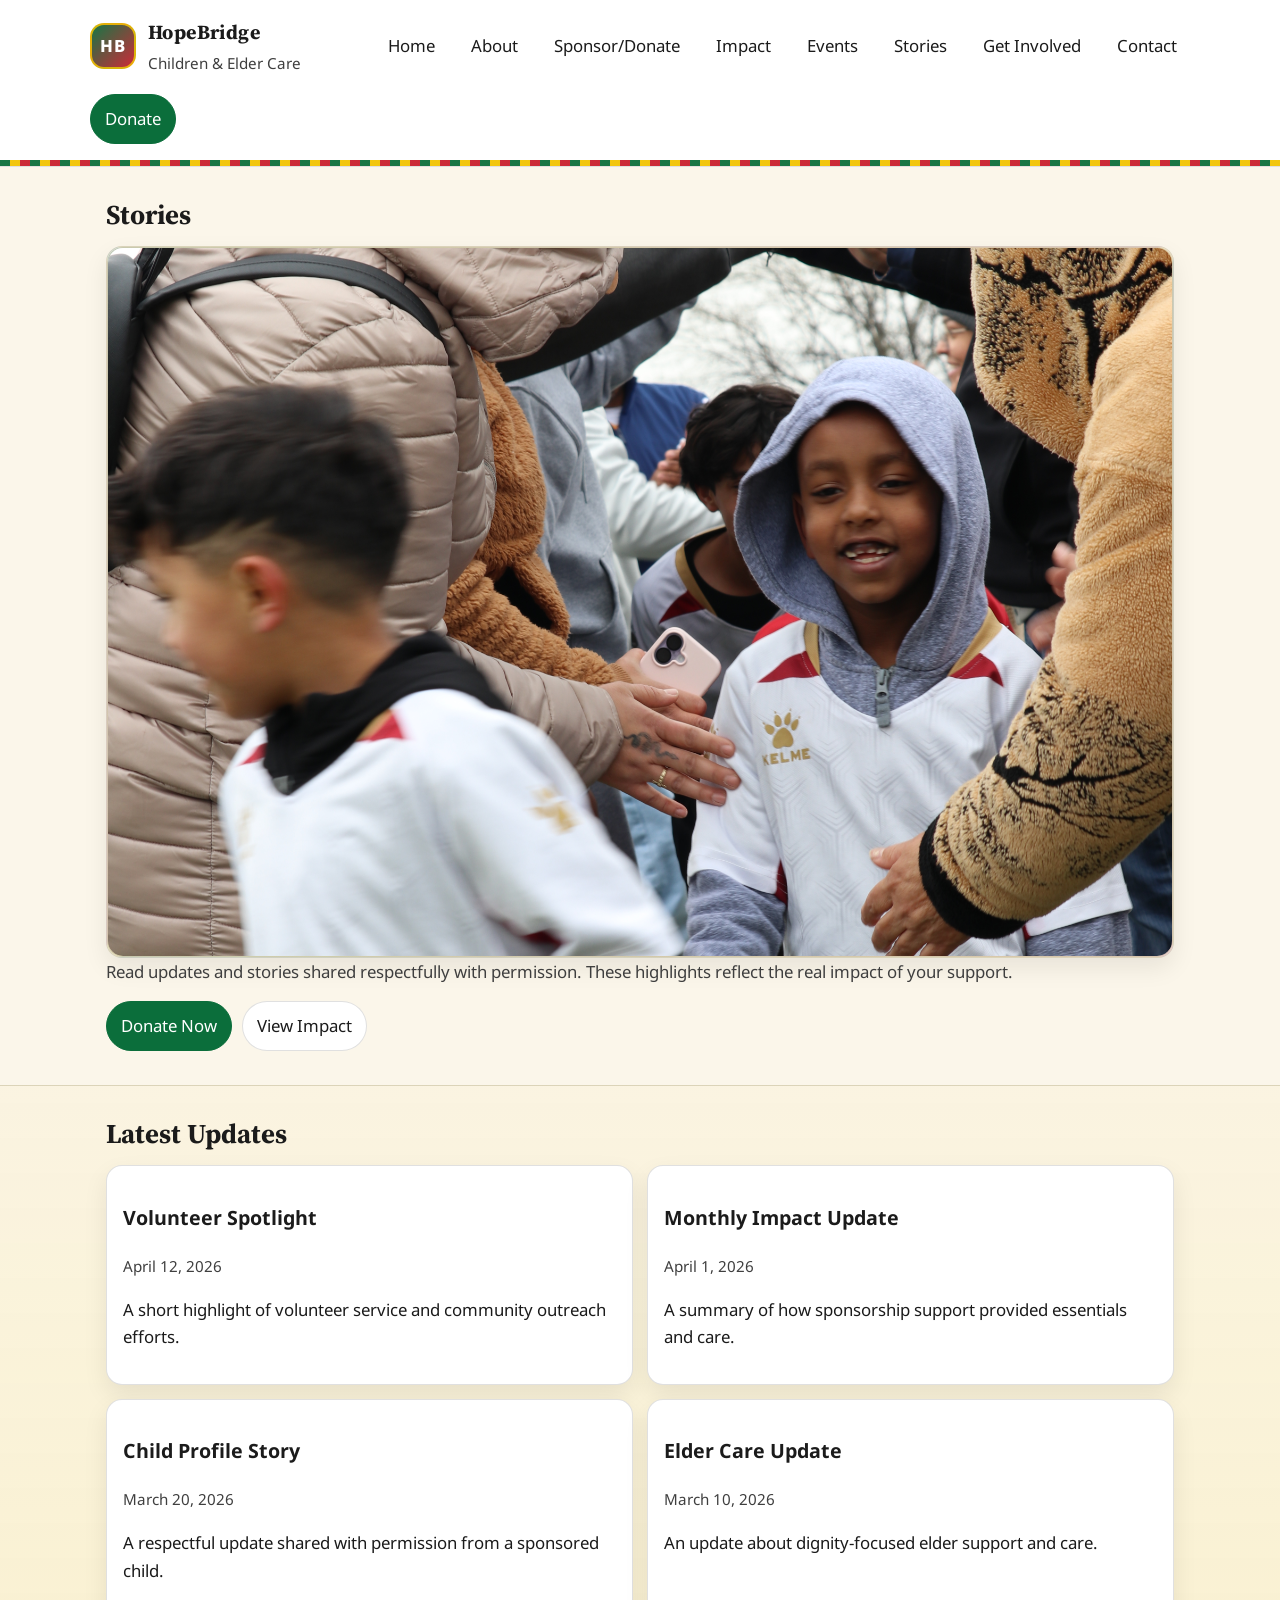
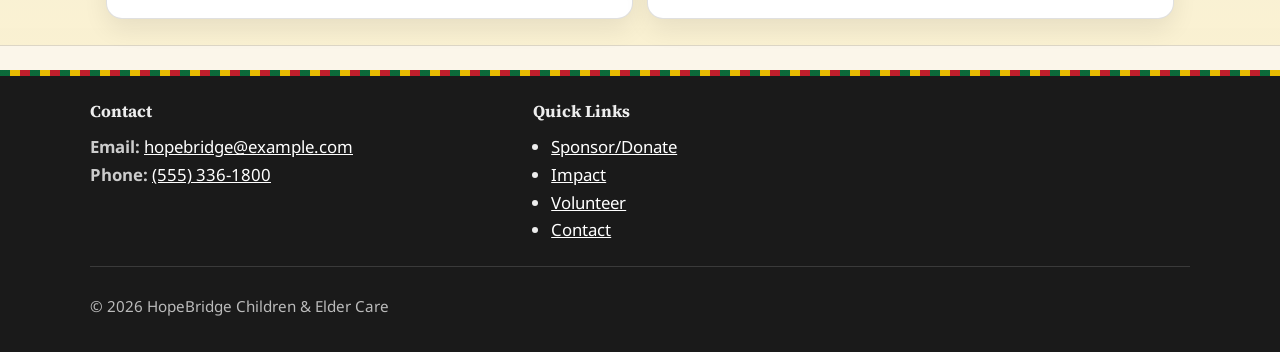
<file: stories/index.html>
<!doctype html>
<html lang="en">

<head>
    <meta charset="utf-8" />
    <meta name="viewport" content="width=device-width, initial-scale=1" />
    <title>Stories | HopeBridge Children & Elder Care</title>
    <meta name="description" content="Stories and updates from HopeBridge: children, elders, volunteers, and impact highlights." />
    <link rel="stylesheet" href="../css/styles.css" />
</head>

<body>

    <a class="skip-link" href="#main">Skip to main content</a>

    <header class="site-header">
        <div class="wrap header-inner">
            <div class="brand">
                <div class="logo" aria-hidden="true">HB</div>
                <div>
                    <h1 class="site-title">HopeBridge</h1>
                    <p class="site-subtitle">Children &amp; Elder Care</p>
                </div>
            </div>


            <!-- Navigation (Fixed Relative Links) -->
            <nav class="site-nav" id="mobileNav">
                <ul>
                    <li><a href="../index.html">Home</a></li>
                    <li><a href="../about/index.html">About</a></li>
                    <li><a href="../sponsor/index.html">Sponsor/Donate</a></li>
                    <li><a href="../impact.html">Impact</a></li>
                    <li><a href="../events.html">Events</a></li>
                    <li><a href="../stories/index.html">Stories</a></li>
                    <li><a href="../get-involved/index.html">Get Involved</a></li>
                    <li><a href="../contact.html">Contact</a></li>
                </ul>
            </nav>

            <!-- Donate Button (Above the Fold) -->
            <a class="btn primary donate-btn" href="../sponsor/index.html">
        Donate
      </a>

            <!-- Burger Button -->
            <button id="burger" class="burger" type="button" aria-label="Open menu" aria-expanded="false" aria-controls="primary-nav">
                <span class="burger-bar"></span>
                <span class="burger-bar"></span>
                <span class="burger-bar"></span>
            </button>

        </div>
    </header>

    <main id="main">

        <!-- Hero Section -->
        <section class="section">
            <div class="wrap">

                <h2 class="section-title">Stories</h2>

                <!-- Added Visual Image -->
                <div class="photo-frame">
                    <img src="../images/IMG_3266.JPG" alt="Community outreach and support" class="photo-frame">
                </div>


                <p class="section-lead">
                    Read updates and stories shared respectfully with permission. These highlights reflect the real impact of your support.
                </p>

                <!-- CTA Above Fold -->
                <div class="cta-row">
                    <a class="btn primary" href="../sponsor/index.html">Donate Now</a>
                    <a class="btn" href="../impact.html">View Impact</a>
                </div>

            </div>
        </section>

        <!-- Story Cards -->
        <section class="section alt">
            <div class="wrap">

                <h2 class="section-title">Latest Updates</h2>

                <div class="grid two">

                    <article class="card">
                        <h3>Volunteer Spotlight</h3>
                        <p class="fineprint">April 12, 2026</p>
                        <p>A short highlight of volunteer service and community outreach efforts.</p>
                    </article>

                    <article class="card">
                        <h3>Monthly Impact Update</h3>
                        <p class="fineprint">April 1, 2026</p>
                        <p>A summary of how sponsorship support provided essentials and care.</p>
                    </article>

                    <article class="card">
                        <h3>Child Profile Story</h3>
                        <p class="fineprint">March 20, 2026</p>
                        <p>A respectful update shared with permission from a sponsored child.</p>
                    </article>

                    <article class="card">
                        <h3>Elder Care Update</h3>
                        <p class="fineprint">March 10, 2026</p>
                        <p>An update about dignity-focused elder support and care.</p>
                    </article>

                </div>

            </div>
        </section>

    </main>

    <footer class="site-footer">
        <div class="wrap footer-inner">

            <div>
                <h2 class="footer-title">Contact</h2>
                <p class="footer-text">
                    <strong>Email:</strong>
                    <a href="mailto:hopebridge@example.com">hopebridge@example.com</a><br>
                    <strong>Phone:</strong>
                    <a href="tel:15553361800">(555) 336-1800</a>
                </p>
            </div>

            <div>
                <h2 class="footer-title">Quick Links</h2>
                <ul class="footer-links">
                    <li><a href="../sponsor/index.html">Sponsor/Donate</a></li>
                    <li><a href="../impact.html">Impact</a></li>
                    <li><a href="../get-involved/index.html">Volunteer</a></li>
                    <li><a href="../contact.html">Contact</a></li>
                </ul>
            </div>

        </div>

        <div class="wrap footer-bottom">
            <p>© <span id="year"></span> HopeBridge Children & Elder Care</p>
        </div>

    </footer>

    <!-- Stable JS -->
    <script>
        document.addEventListener("DOMContentLoaded", function() {
            const burger = document.getElementById("burger");
            const nav = document.getElementById("mobileNav");

            if (burger && nav) {
                burger.addEventListener("click", function() {
                    nav.classList.toggle("active");
                });
            }

            document.getElementById("year").textContent =
                new Date().getFullYear();
        });
    </script>

</body>

</html>
</file>
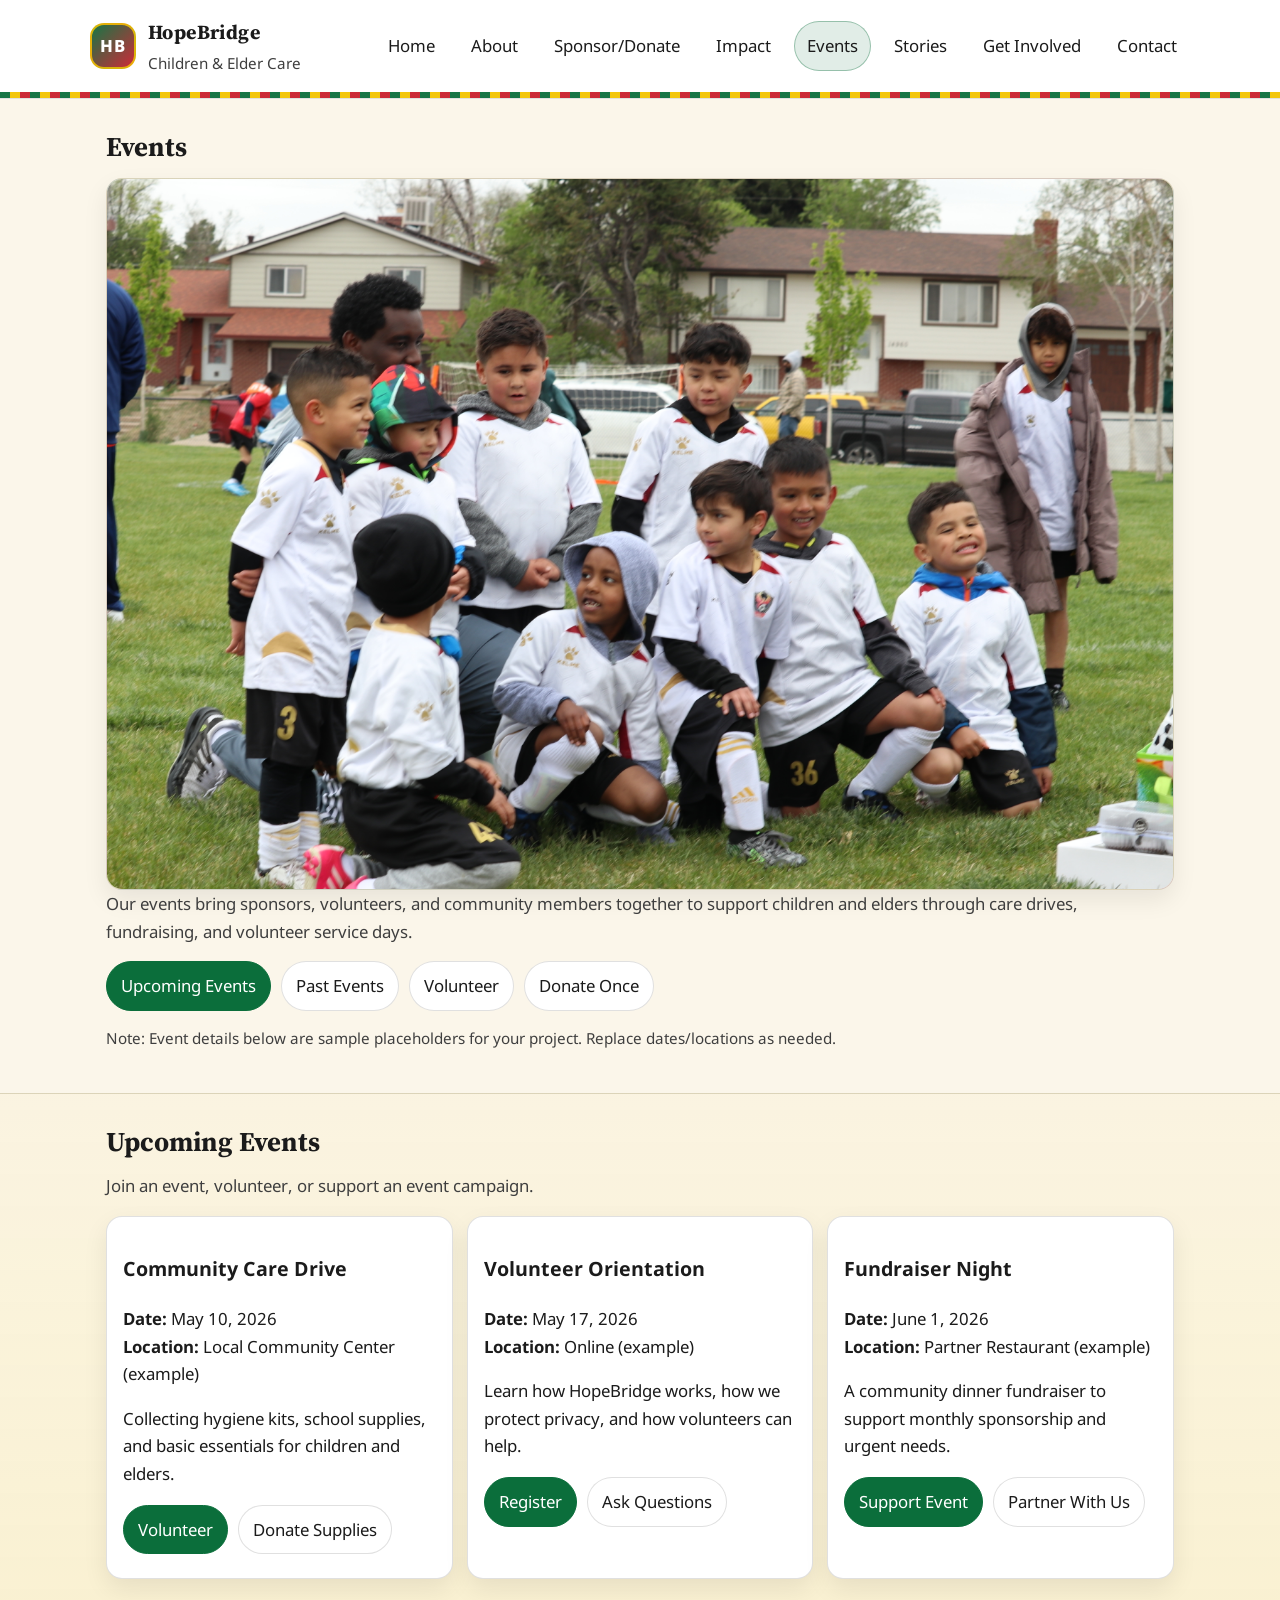
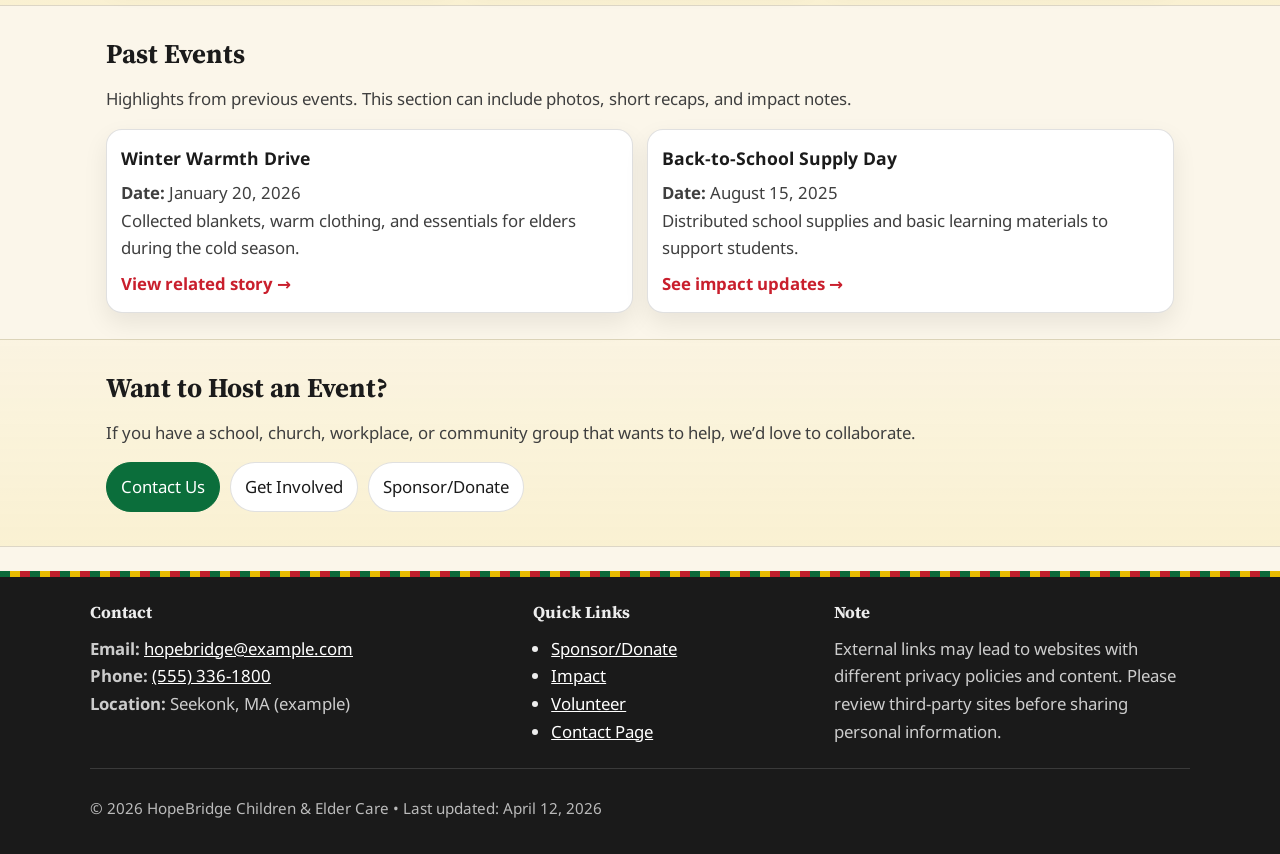
<file: events.html>
<!doctype html>
<html lang="en">

<head>
    <meta charset="utf-8" />
    <meta name="viewport" content="width=device-width, initial-scale=1" />
    <title>Events | HopeBridge Children &amp; Elder Care</title>
    <meta name="description" content="Upcoming and past HopeBridge events, volunteer days, and community fundraisers." />
    <link rel="stylesheet" href="css/styles.css" />
</head>

<body>
    <a class="skip-link" href="#main">Skip to main content</a>

    <header class="site-header">
        <div class="wrap header-inner">
            <div class="brand">
                <div class="logo" aria-hidden="true">HB</div>
                <div>
                    <h1 class="site-title">HopeBridge</h1>
                    <p class="site-subtitle">Children &amp; Elder Care</p>
                </div>
            </div>

            <button id="burger" class="burger" type="button" aria-label="Open menu" aria-expanded="false" aria-controls="primary-nav">
                <span class="burger-bar"></span>
                <span class="burger-bar"></span>
                <span class="burger-bar"></span>
            </button>

            <nav id="primary-nav" class="site-nav" aria-label="Primary navigation">
                <ul>
                    <li><a href="index.html">Home</a></li>
                    <li><a href="about/index.html">About</a></li>
                    <li><a href="sponsor/index.html">Sponsor/Donate</a></li>
                    <li><a href="impact.html">Impact</a></li>
                    <li><a href="events.html" aria-current="page">Events</a></li>
                    <li><a href="stories/index.html">Stories</a></li>
                    <li><a href="get-involved/index.html">Get Involved</a></li>
                    <li><a href="contact.html">Contact</a></li>
                </ul>
            </nav>
        </div>
    </header>

    <main id="main">
        <!-- Intro -->
        <section class="section">
            <div class="wrap">
                <h2 class="section-title">Events</h2>
                <figure class="photo-figure">
                    <div class="photo-frame">
                        <img src="images/home.JPG" alt="HopeBridge community gathering" width="1500" height="1000" loading="lazy">
                    </div>
                </figure>
                <p class="section-lead">
                    Our events bring sponsors, volunteers, and community members together to support children and elders through care drives, fundraising, and volunteer service days.
                </p>

                <div class="cta-row">
                    <a class="btn primary" href="#upcoming">Upcoming Events</a>
                    <a class="btn" href="#past">Past Events</a>
                    <a class="btn" href="get-involved/index.html">Volunteer</a>
                    <a class="btn" href="sponsor/index.html#one-time">Donate Once</a>
                </div>

                <p class="fineprint">
                    Note: Event details below are sample placeholders for your project. Replace dates/locations as needed.
                </p>
            </div>
        </section>

        <!-- Upcoming -->
        <section class="section alt" id="upcoming">
            <div class="wrap">
                <h2 class="section-title">Upcoming Events</h2>
                <p class="section-lead">Join an event, volunteer, or support an event campaign.</p>

                <div class="grid">
                    <article class="card">
                        <h3>Community Care Drive</h3>
                        <p><strong>Date:</strong> <time datetime="2026-05-10">May 10, 2026</time><br />
                            <strong>Location:</strong> Local Community Center (example)</p>
                        <p>
                            Collecting hygiene kits, school supplies, and basic essentials for children and elders.
                        </p>
                        <div class="cta-row">
                            <a class="btn primary" href="get-involved/index.html">Volunteer</a>
                            <a class="btn" href="contact.html">Donate Supplies</a>
                        </div>
                    </article>

                    <article class="card">
                        <h3>Volunteer Orientation</h3>
                        <p><strong>Date:</strong> <time datetime="2026-05-17">May 17, 2026</time><br />
                            <strong>Location:</strong> Online (example)</p>
                        <p>
                            Learn how HopeBridge works, how we protect privacy, and how volunteers can help.
                        </p>
                        <div class="cta-row">
                            <a class="btn primary" href="get-involved/index.html">Register</a>
                            <a class="btn" href="contact.html">Ask Questions</a>
                        </div>
                    </article>

                    <article class="card">
                        <h3>Fundraiser Night</h3>
                        <p><strong>Date:</strong> <time datetime="2026-06-01">June 1, 2026</time><br />
                            <strong>Location:</strong> Partner Restaurant (example)</p>
                        <p>
                            A community dinner fundraiser to support monthly sponsorship and urgent needs.
                        </p>
                        <div class="cta-row">
                            <a class="btn primary" href="sponsor/index.html#one-time">Support Event</a>
                            <a class="btn" href="contact.html">Partner With Us</a>
                        </div>
                    </article>
                </div>
            </div>
        </section>

        <!-- Past -->
        <section class="section" id="past">
            <div class="wrap">
                <h2 class="section-title">Past Events</h2>
                <p class="section-lead">
                    Highlights from previous events. This section can include photos, short recaps, and impact notes.
                </p>

                <div class="grid two">
                    <article class="mini">
                        <h3>Winter Warmth Drive</h3>
                        <p>
                            <strong>Date:</strong> <time datetime="2026-01-20">January 20, 2026</time><br /> Collected blankets, warm clothing, and essentials for elders during the cold season.
                        </p>
                        <a class="text-link" href="stories/index.html">View related story →</a>
                    </article>

                    <article class="mini">
                        <h3>Back-to-School Supply Day</h3>
                        <p>
                            <strong>Date:</strong> <time datetime="2025-08-15">August 15, 2025</time><br /> Distributed school supplies and basic learning materials to support students.
                        </p>
                        <a class="text-link" href="impact.html">See impact updates →</a>
                    </article>
                </div>
            </div>
        </section>

        <!-- CTA -->
        <section class="section alt">
            <div class="wrap">
                <h2 class="section-title">Want to Host an Event?</h2>
                <p class="section-lead">
                    If you have a school, church, workplace, or community group that wants to help, we’d love to collaborate.
                </p>

                <div class="cta-row">
                    <a class="btn primary" href="contact.html">Contact Us</a>
                    <a class="btn" href="get-involved/index.html">Get Involved</a>
                    <a class="btn" href="sponsor/index.html">Sponsor/Donate</a>
                </div>
            </div>
        </section>
    </main>

    <footer class="site-footer">
        <div class="wrap footer-inner">
            <div>
                <h2 class="footer-title">Contact</h2>
                <p class="footer-text">
                    <strong>Email:</strong> <a href="mailto:hopebridge@example.com">hopebridge@example.com</a><br />
                    <strong>Phone:</strong> <a href="tel:15553361800">(555) 336-1800</a><br />
                    <strong>Location:</strong> Seekonk, MA (example)
                </p>
            </div>

            <div>
                <h2 class="footer-title">Quick Links</h2>
                <ul class="footer-links">
                    <li><a href="sponsor/index.html">Sponsor/Donate</a></li>
                    <li><a href="impact.html">Impact</a></li>
                    <li><a href="get-involved/index.html">Volunteer</a></li>
                    <li><a href="contact.html">Contact Page</a></li>
                </ul>
            </div>

            <div>
                <h2 class="footer-title">Note</h2>
                <p class="footer-text">
                    External links may lead to websites with different privacy policies and content. Please review third-party sites before sharing personal information.
                </p>
            </div>
        </div>

        <div class="wrap footer-bottom">
            <p>© <span id="year">2026</span> HopeBridge Children &amp; Elder Care • Last updated: <time datetime="2026-04-12">April 12, 2026</time></p>
        </div>

        <script>
            document.getElementById("year").textContent = new Date().getFullYear();
        </script>
    </footer>

    <script src="js/main.js"></script>
</body>

</html>
</file>
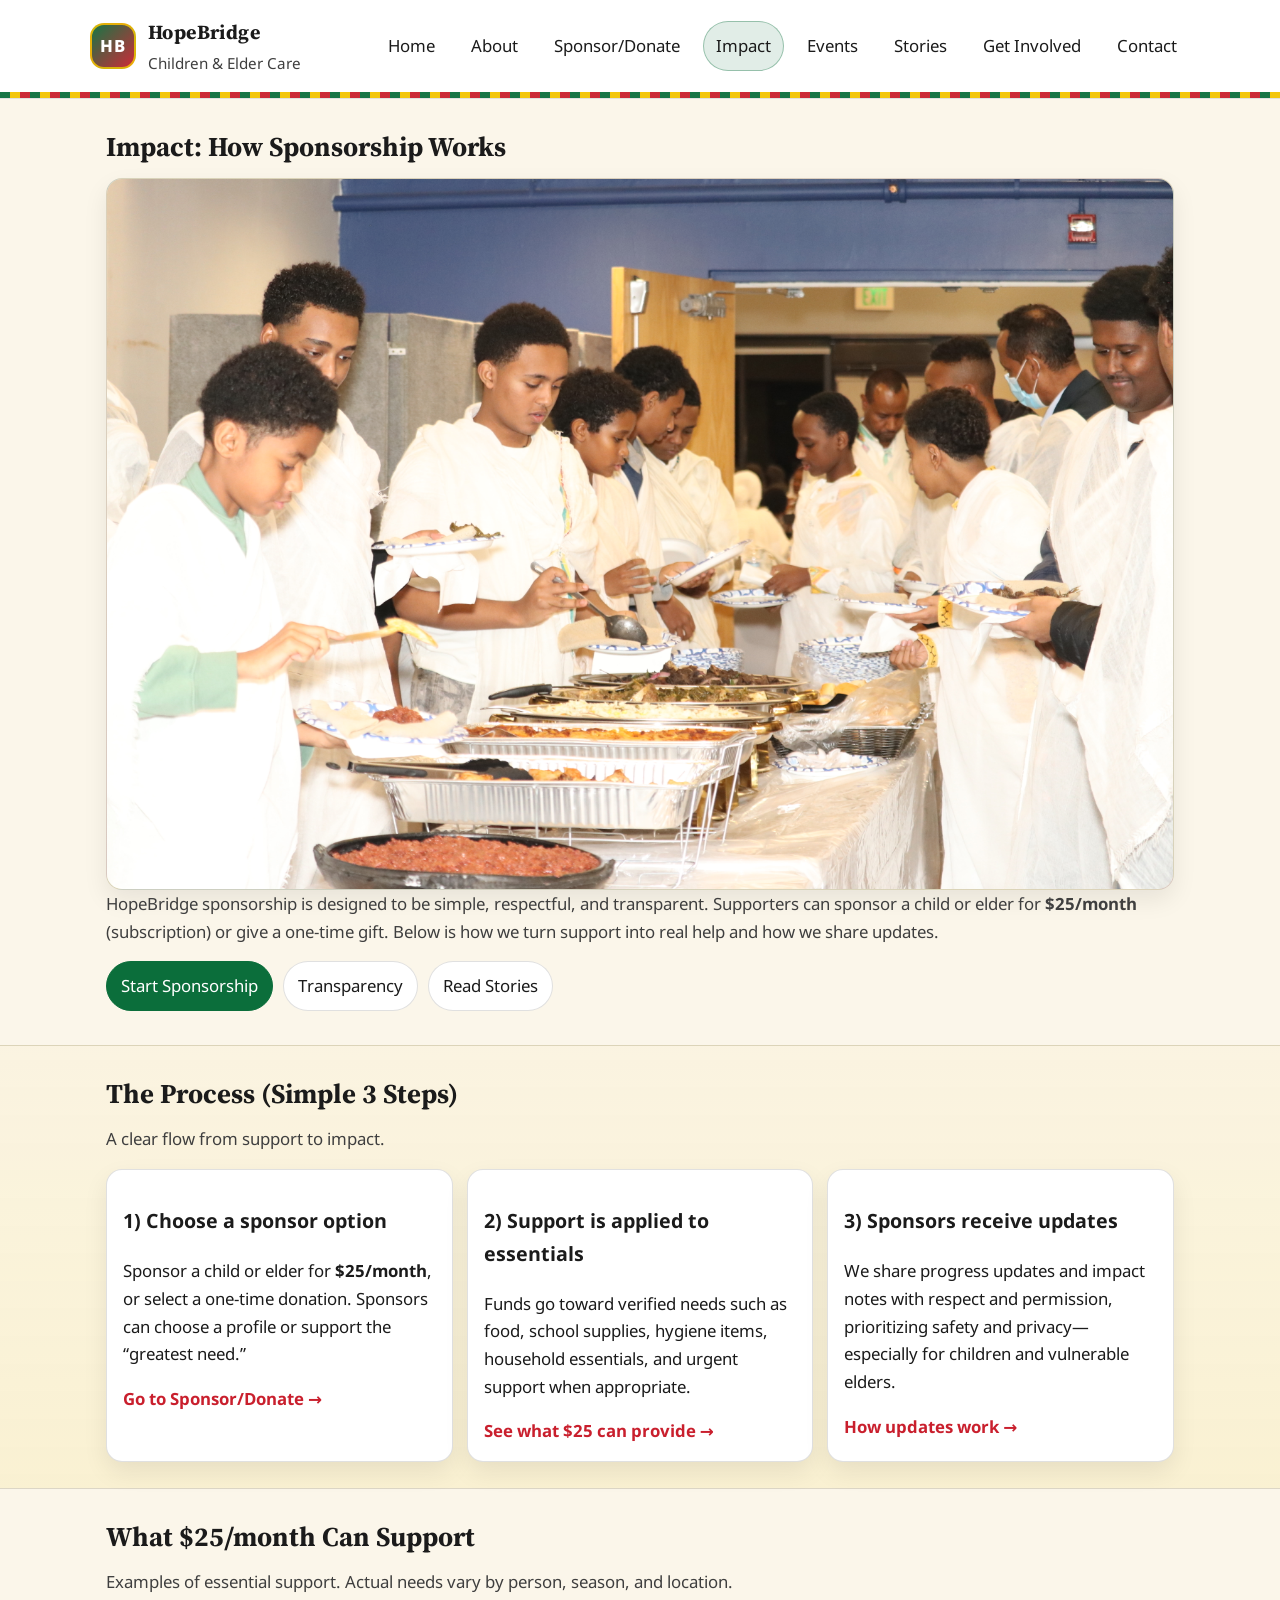
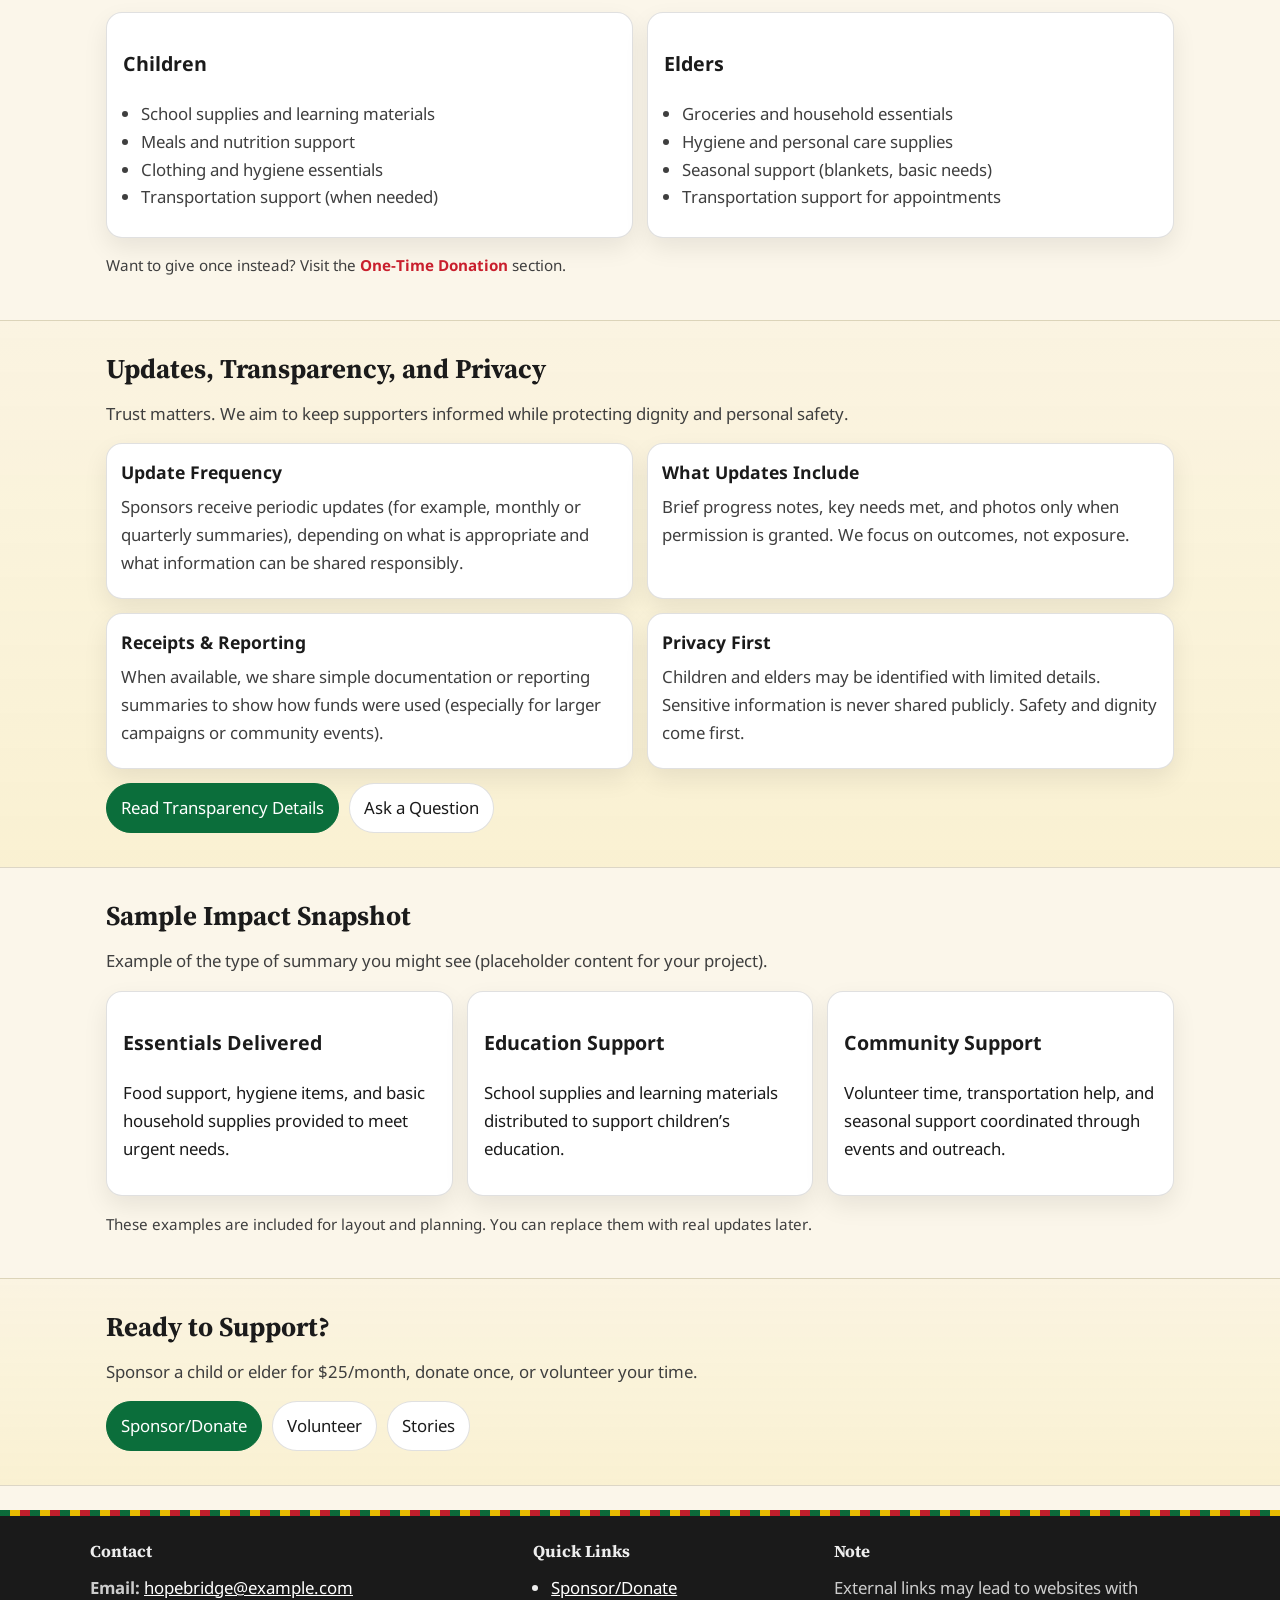
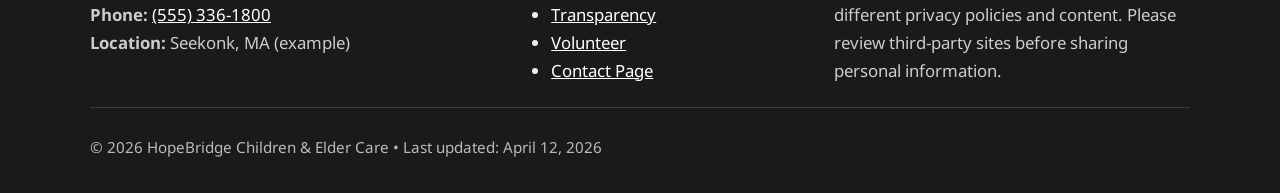
<file: impact.html>
<!doctype html>
<html lang="en">

<head>
    <meta charset="utf-8" />
    <meta name="viewport" content="width=device-width, initial-scale=1" />
    <title>Impact | HopeBridge Children &amp; Elder Care</title>
    <meta name="description" content="Learn how HopeBridge sponsorship works, what $25/month supports, and how we share updates with transparency." />
    <link rel="stylesheet" href="css/styles.css" />
</head>

<body>
    <a class="skip-link" href="#main">Skip to main content</a>

    <header class="site-header">
        <div class="wrap header-inner">
            <div class="brand">
                <div class="logo" aria-hidden="true">HB</div>
                <div>
                    <h1 class="site-title">HopeBridge</h1>
                    <p class="site-subtitle">Children &amp; Elder Care</p>
                </div>
            </div>

            <button id="burger" class="burger" type="button" aria-label="Open menu" aria-expanded="false" aria-controls="primary-nav">
                <span class="burger-bar"></span>
                <span class="burger-bar"></span>
                <span class="burger-bar"></span>
            </button>

            <nav class="site-nav" aria-label="Primary navigation">
                <ul>
                    <li><a href="index.html">Home</a></li>
                    <li><a href="about/index.html">About</a></li>
                    <li><a href="sponsor/index.html">Sponsor/Donate</a></li>
                    <li><a href="impact.html" aria-current="page">Impact</a></li>
                    <li><a href="events.html">Events</a></li>
                    <li><a href="stories/index.html">Stories</a></li>
                    <li><a href="get-involved/index.html">Get Involved</a></li>
                    <li><a href="contact.html">Contact</a></li>
                </ul>
            </nav>
        </div>
    </header>

    <main id="main">
        <!-- Intro -->
        <section class="section">
            <div class="wrap">
                <h2 class="section-title">Impact: How Sponsorship Works</h2>
                <div class="photo-frame">
                    <img src="images/IMG_9974.JPG" alt="Community outreach and support" class="hero-image">

                </div>
                <p class="section-lead">
                    HopeBridge sponsorship is designed to be simple, respectful, and transparent. Supporters can sponsor a child or elder for <strong>$25/month</strong> (subscription) or give a one-time gift. Below is how we turn support into real help
                    and how we share updates.
                </p>

                <div class="cta-row">
                    <a class="btn primary" href="sponsor/index.html">Start Sponsorship</a>
                    <a class="btn" href="about/index.html#transparency">Transparency</a>
                    <a class="btn" href="stories/index.html">Read Stories</a>
                </div>
            </div>
        </section>

        <!-- 3-Step Flow -->
        <section class="section alt">
            <div class="wrap">
                <h2 class="section-title">The Process (Simple 3 Steps)</h2>
                <p class="section-lead">A clear flow from support to impact.</p>

                <div class="grid">
                    <article class="card">
                        <h3>1) Choose a sponsor option</h3>
                        <p>
                            Sponsor a child or elder for <strong>$25/month</strong>, or select a one-time donation. Sponsors can choose a profile or support the “greatest need.”
                        </p>
                        <a class="text-link" href="sponsor/index.html">Go to Sponsor/Donate →</a>
                    </article>

                    <article class="card">
                        <h3>2) Support is applied to essentials</h3>
                        <p>
                            Funds go toward verified needs such as food, school supplies, hygiene items, household essentials, and urgent support when appropriate.
                        </p>
                        <a class="text-link" href="#what-25">See what $25 can provide →</a>
                    </article>

                    <article class="card">
                        <h3>3) Sponsors receive updates</h3>
                        <p>
                            We share progress updates and impact notes with respect and permission, prioritizing safety and privacy— especially for children and vulnerable elders.
                        </p>
                        <a class="text-link" href="#updates">How updates work →</a>
                    </article>
                </div>
            </div>
        </section>

        <!-- What $25 supports -->
        <section class="section" id="what-25">
            <div class="wrap">
                <h2 class="section-title">What $25/month Can Support</h2>
                <p class="section-lead">
                    Examples of essential support. Actual needs vary by person, season, and location.
                </p>

                <div class="grid two">
                    <article class="card">
                        <h3>Children</h3>
                        <ul class="checklist">
                            <li>School supplies and learning materials</li>
                            <li>Meals and nutrition support</li>
                            <li>Clothing and hygiene essentials</li>
                            <li>Transportation support (when needed)</li>
                        </ul>
                    </article>

                    <article class="card">
                        <h3>Elders</h3>
                        <ul class="checklist">
                            <li>Groceries and household essentials</li>
                            <li>Hygiene and personal care supplies</li>
                            <li>Seasonal support (blankets, basic needs)</li>
                            <li>Transportation support for appointments</li>
                        </ul>
                    </article>
                </div>

                <p class="fineprint">
                    Want to give once instead? Visit the <a class="text-link" href="sponsor/index.html#one-time">One-Time Donation</a> section.
                </p>
            </div>
        </section>

        <!-- Updates + Transparency -->
        <section class="section alt" id="updates">
            <div class="wrap">
                <h2 class="section-title">Updates, Transparency, and Privacy</h2>
                <p class="section-lead">
                    Trust matters. We aim to keep supporters informed while protecting dignity and personal safety.
                </p>

                <div class="grid two">
                    <article class="mini">
                        <h3>Update Frequency</h3>
                        <p>
                            Sponsors receive periodic updates (for example, monthly or quarterly summaries), depending on what is appropriate and what information can be shared responsibly.
                        </p>
                    </article>

                    <article class="mini">
                        <h3>What Updates Include</h3>
                        <p>
                            Brief progress notes, key needs met, and photos only when permission is granted. We focus on outcomes, not exposure.
                        </p>
                    </article>

                    <article class="mini">
                        <h3>Receipts &amp; Reporting</h3>
                        <p>
                            When available, we share simple documentation or reporting summaries to show how funds were used (especially for larger campaigns or community events).
                        </p>
                    </article>

                    <article class="mini">
                        <h3>Privacy First</h3>
                        <p>
                            Children and elders may be identified with limited details. Sensitive information is never shared publicly. Safety and dignity come first.
                        </p>
                    </article>
                </div>

                <div class="cta-row" style="margin-top:14px;">
                    <a class="btn primary" href="about/index.html#transparency">Read Transparency Details</a>
                    <a class="btn" href="contact.html">Ask a Question</a>
                </div>
            </div>
        </section>

        <!-- Sample Impact Snapshot -->
        <section class="section">
            <div class="wrap">
                <h2 class="section-title">Sample Impact Snapshot</h2>
                <p class="section-lead">
                    Example of the type of summary you might see (placeholder content for your project).
                </p>

                <div class="grid">
                    <article class="card">
                        <h3>Essentials Delivered</h3>
                        <p>Food support, hygiene items, and basic household supplies provided to meet urgent needs.</p>
                    </article>

                    <article class="card">
                        <h3>Education Support</h3>
                        <p>School supplies and learning materials distributed to support children’s education.</p>
                    </article>

                    <article class="card">
                        <h3>Community Support</h3>
                        <p>Volunteer time, transportation help, and seasonal support coordinated through events and outreach.</p>
                    </article>
                </div>

                <p class="fineprint">
                    These examples are included for layout and planning. You can replace them with real updates later.
                </p>
            </div>
        </section>

        <!-- Final CTA -->
        <section class="section alt">
            <div class="wrap">
                <h2 class="section-title">Ready to Support?</h2>
                <p class="section-lead">
                    Sponsor a child or elder for $25/month, donate once, or volunteer your time.
                </p>

                <div class="cta-row">
                    <a class="btn primary" href="sponsor/index.html">Sponsor/Donate</a>
                    <a class="btn" href="get-involved/index.html">Volunteer</a>
                    <a class="btn" href="stories/index.html">Stories</a>
                </div>
            </div>
        </section>
    </main>

    <footer class="site-footer">
        <div class="wrap footer-inner">
            <div>
                <h2 class="footer-title">Contact</h2>
                <p class="footer-text">
                    <strong>Email:</strong> <a href="mailto:hopebridge@example.com">hopebridge@example.com</a><br />
                    <strong>Phone:</strong> <a href="tel:15553361800">(555) 336-1800</a><br />
                    <strong>Location:</strong> Seekonk, MA (example)
                </p>
            </div>

            <div>
                <h2 class="footer-title">Quick Links</h2>
                <ul class="footer-links">
                    <li><a href="sponsor/index.html">Sponsor/Donate</a></li>
                    <li><a href="about/index.html#transparency">Transparency</a></li>
                    <li><a href="get-involved/index.html">Volunteer</a></li>
                    <li><a href="contact.html">Contact Page</a></li>
                </ul>
            </div>

            <div>
                <h2 class="footer-title">Note</h2>
                <p class="footer-text">
                    External links may lead to websites with different privacy policies and content. Please review third-party sites before sharing personal information.
                </p>
            </div>
        </div>

        <div class="wrap footer-bottom">
            <p>© <span id="year">2026</span> HopeBridge Children &amp; Elder Care • Last updated: <time datetime="2026-04-12">April 12, 2026</time></p>
        </div>

        <script>
            document.getElementById("year").textContent = new Date().getFullYear();
        </script>

    </footer>
    <script src="js/main.js"></script>
</body>

</html>
</file>
<file: css/styles.css>
/* HopeBridge - Ethiopian-inspired theme (clean + accessible) */

@import url("https://fonts.googleapis.com/css2?family=Noto+Sans+Ethiopic:wght@400;600;700&family=Source+Serif+4:opsz,wght@8..60,400;8..60,600&display=swap");
:root {
    --bg: #fbf6ea;
    --surface: #ffffff;
    --ink: #1b1b1b;
    --muted: #3f3f3f;
    --border: rgba(0, 0, 0, 0.12);
    --border-strong: rgba(0, 0, 0, 0.25);
    --shadow: 0 10px 25px rgba(0, 0, 0, 0.08);
    --shadow-lift: 0 14px 32px rgba(0, 0, 0, 0.12);
    --radius: 16px;
    --radius-sm: 8px;
    --max: 1100px;
    --transition: 0.25s ease;
    --green: #0b6e3b;
    --gold: #f2c300;
    --red: #c91f2d;
    --brand: var(--green);
    --accent: var(--red);
    --tibeb: repeating-linear-gradient(90deg, rgba(11, 110, 59, 0.95) 0 10px, rgba(242, 195, 0, 0.95) 10px 20px, rgba(201, 31, 45, 0.95) 20px 30px);
}

* {
    box-sizing: border-box;
}

html {
    scroll-behavior: smooth;
}

body {
    margin: 0;
    background: var(--bg);
    color: var(--ink);
    font-family: "Noto Sans Ethiopic", system-ui, -apple-system, Segoe UI, Roboto, Arial, sans-serif;
    font-size: 1.05rem;
    line-height: 1.65;
}

.wrap {
    max-width: var(--max);
    margin: 0 auto;
    padding: 0 16px;
}

.skip-link {
    position: absolute;
    left: -9999px;
    top: 12px;
    background: #000;
    color: #fff;
    padding: 10px 12px;
    border-radius: 12px;
    text-decoration: underline;
}

.skip-link:focus {
    left: 12px;
}

.site-header {
    background: var(--surface);
    border-bottom: 1px solid var(--border);
    position: relative;
}

.site-header::after {
    content: "";
    display: block;
    height: 6px;
    background: var(--tibeb);
}

.header-inner {
    display: flex;
    gap: 18px;
    align-items: center;
    justify-content: space-between;
    padding: 16px 0;
    flex-wrap: wrap;
}

.brand {
    display: flex;
    align-items: center;
    gap: 12px;
}

.logo {
    width: 46px;
    height: 46px;
    border-radius: 14px;
    background: linear-gradient(135deg, rgba(11, 110, 59, 0.95), rgba(201, 31, 45, 0.95));
    color: #fff;
    display: grid;
    place-items: center;
    font-weight: 800;
    letter-spacing: 0.06em;
    border: 2px solid rgba(242, 195, 0, 0.85);
    flex-shrink: 0;
}

.site-title {
    margin: 0;
    font-size: 1.25rem;
    letter-spacing: 0.02em;
    font-family: "Source Serif 4", Georgia, serif;
}

.site-subtitle {
    margin: 2px 0 0;
    color: var(--muted);
    font-size: 0.95rem;
}


/* Burger button */

.burger {
    display: none;
    background: none;
    border: 1px solid var(--border-strong);
    border-radius: var(--radius-sm);
    cursor: pointer;
    padding: 7px 10px;
    flex-direction: column;
    gap: 5px;
    flex-shrink: 0;
}

.burger-bar {
    display: block;
    width: 22px;
    height: 2px;
    background: var(--green);
    border-radius: 2px;
    transition: transform var(--transition), opacity var(--transition);
}

.burger[aria-expanded="true"] .burger-bar:nth-child(1) {
    transform: translateY(7px) rotate(45deg);
}

.burger[aria-expanded="true"] .burger-bar:nth-child(2) {
    opacity: 0;
    transform: scaleX(0);
}

.burger[aria-expanded="true"] .burger-bar:nth-child(3) {
    transform: translateY(-7px) rotate(-45deg);
}

.site-nav ul {
    list-style: none;
    margin: 0;
    padding: 0;
    display: flex;
    gap: 10px;
    flex-wrap: wrap;
}

.site-nav a {
    display: inline-block;
    padding: 10px 12px;
    border-radius: 999px;
    text-decoration: none;
    color: var(--ink);
    border: 1px solid transparent;
}

.site-nav a:hover {
    border-color: var(--border);
    background: rgba(11, 110, 59, 0.06);
}

.site-nav a[aria-current="page"] {
    border-color: rgba(11, 110, 59, 0.35);
    background: rgba(11, 110, 59, 0.12);
}

.section {
    padding: 26px 0;
}

.section.alt {
    background: linear-gradient(0deg, rgba(242, 195, 0, 0.10), rgba(242, 195, 0, 0.04));
    border-top: 1px solid var(--border);
    border-bottom: 1px solid var(--border);
}

.section-title {
    margin: 0 0 8px;
    font-size: 1.7rem;
    font-family: "Source Serif 4", Georgia, serif;
}

.section-lead {
    margin: 0 0 16px;
    color: var(--muted);
}

.hero {
    padding: 34px 0;
}

.hero-inner {
    display: grid;
    grid-template-columns: 1.35fr 0.65fr;
    gap: 18px;
    align-items: start;
}

.hero-copy h2 {
    margin: 0 0 10px;
    font-size: 2.05rem;
    line-height: 1.15;
    font-family: "Source Serif 4", Georgia, serif;
}

.hero-copy p {
    margin: 0 0 16px;
    color: var(--muted);
}

.fineprint {
    font-size: 0.95rem;
    color: var(--muted);
}


/* Cards with hover lift */

.card,
.hero-card,
.mini {
    background: var(--surface);
    border: 1px solid var(--border);
    border-radius: var(--radius);
    box-shadow: var(--shadow);
    transition: transform var(--transition), box-shadow var(--transition);
}

.card,
.hero-card {
    padding: 16px;
}

.mini {
    padding: 14px;
}

.card:hover,
.mini:hover {
    transform: translateY(-4px);
    box-shadow: var(--shadow-lift);
}

.hero-card h3 {
    margin: 0 0 10px;
}

.mini h3 {
    margin: 0 0 6px;
    font-size: 1.1rem;
}

.mini p {
    margin: 0 0 8px;
    color: var(--muted);
}


/* Photo frame with hover zoom */

.photo-figure {
    margin: 0;
}

.photo-frame {
    width: 100%;
    aspect-ratio: 3 / 2;
    border-radius: var(--radius);
    overflow: hidden;
    border: 1px solid var(--border);
    box-shadow: var(--shadow);
    background: linear-gradient(135deg, rgba(11, 110, 59, 0.08), rgba(242, 195, 0, 0.10), rgba(201, 31, 45, 0.08));
    display: grid;
    place-items: center;
    color: var(--muted);
    font-family: "Source Serif 4", Georgia, serif;
    font-size: 1.05rem;
}

.photo-frame img {
    width: 100%;
    height: 100%;
    object-fit: cover;
    display: block;
    transition: transform 0.5s ease;
}

.photo-frame:hover img {
    transform: scale(1.06);
}

.photo-figure figcaption {
    margin-top: 8px;
    color: var(--muted);
    font-size: 0.95rem;
    text-align: center;
}

.photo-frame.portrait {
    aspect-ratio: 2 / 3;
    max-width: 420px;
    margin: 0 auto;
}

.checklist {
    margin: 0 0 10px;
    padding-left: 18px;
    color: var(--muted);
}

.cta-row {
    display: flex;
    gap: 10px;
    flex-wrap: wrap;
    margin-bottom: 8px;
}

.btn {
    display: inline-block;
    text-decoration: none;
    padding: 10px 14px;
    border-radius: 999px;
    border: 1px solid var(--border);
    color: var(--ink);
    background: var(--surface);
    transition: background var(--transition), filter var(--transition);
}

.btn.primary {
    background: var(--brand);
    border-color: var(--brand);
    color: #fff;
}

.btn.primary:hover {
    filter: brightness(0.96);
}

.btn:hover {
    background: rgba(11, 110, 59, 0.06);
}

.text-link {
    color: var(--accent);
    text-decoration: none;
    font-weight: 700;
}

.text-link:hover {
    text-decoration: underline;
}

.grid {
    display: grid;
    gap: 14px;
    grid-template-columns: repeat(3, 1fr);
}

.grid.two {
    grid-template-columns: repeat(2, 1fr);
}

.split {
    display: grid;
    gap: 18px;
    grid-template-columns: 1fr 1fr;
}

.list-cards {
    display: grid;
    gap: 12px;
}

.site-footer {
    margin-top: 24px;
    background: #1a1a1a;
    color: rgba(255, 255, 255, 0.92);
    position: relative;
}

.site-footer::before {
    content: "";
    display: block;
    height: 6px;
    background: var(--tibeb);
}

.footer-inner {
    padding: 22px 0;
    display: grid;
    gap: 16px;
    grid-template-columns: 1.2fr 0.8fr 1fr;
}

.footer-title {
    margin: 0 0 8px;
    font-size: 1.05rem;
    font-family: "Source Serif 4", Georgia, serif;
}

.footer-text {
    margin: 0;
    color: rgba(255, 255, 255, 0.78);
}

.footer-links {
    margin: 0;
    padding-left: 18px;
}

.site-footer a {
    color: #ffffff;
}

.footer-bottom {
    border-top: 1px solid rgba(255, 255, 255, 0.14);
    padding: 12px 0 18px;
    color: rgba(255, 255, 255, 0.70);
    font-size: 0.95rem;
}


/* Tablet */

@media (max-width: 900px) {
    .hero-inner,
    .grid,
    .grid.two,
    .split,
    .footer-inner {
        grid-template-columns: 1fr;
    }
}


/* Mobile - burger menu */

@media (max-width: 768px) {
    .burger {
        display: flex;
    }
    .site-nav {
        display: none;
        position: absolute;
        top: 100%;
        right: 16px;
        width: 240px;
        background: #ffffff;
        border-radius: 14px;
        box-shadow: 0 12px 30px rgba(0, 0, 0, 0.15);
        padding: 8px 0;
        z-index: 1000;
    }
    .site-nav.active {
        display: block;
    }
    .site-nav ul {
        flex-direction: column;
        gap: 0;
    }
    .site-nav li {
        border-bottom: 1px solid #eee;
    }
    .site-nav li:last-child {
        border-bottom: none;
    }
    .site-nav a {
        display: block;
        padding: 12px 18px;
        font-weight: 500;
    }
    .site-nav a:hover {
        background: rgba(11, 110, 59, 0.08);
    }
}


/* Small phones */

@media (max-width: 600px) {
    .photo-frame {
        aspect-ratio: 4 / 3;
        border-radius: 12px;
    }
    .photo-frame.portrait {
        aspect-ratio: 3 / 4;
        max-width: 280px;
    }
    .carousel-img {
        aspect-ratio: 4 / 3;
    }
    .carousel-arrow {
        width: 36px;
        height: 36px;
        font-size: 1.3rem;
    }
    .carousel-caption {
        font-size: 0.95rem;
        padding: 10px 14px;
    }
}


/* ===========================
   CAROUSEL
=========================== */

.carousel {
    position: relative;
    overflow: hidden;
    border-radius: var(--radius);
    box-shadow: var(--shadow);
    background: #000;
}

.carousel-track {
    display: flex;
    transition: transform 0.5s ease;
    will-change: transform;
}

.carousel-slide {
    flex: 0 0 100%;
    position: relative;
}

.carousel-img {
    width: 100%;
    aspect-ratio: 16 / 9;
    /* keeps a clean shape on every screen */
    object-fit: cover;
    display: block;
}

.carousel-caption {
    position: absolute;
    left: 0;
    right: 0;
    bottom: 0;
    padding: 14px 20px;
    background: linear-gradient(to top, rgba(0, 0, 0, 0.65), rgba(0, 0, 0, 0));
    color: #fff;
    font-family: "Source Serif 4", Georgia, serif;
    font-size: 1.05rem;
}


/* Arrows */

.carousel-arrow {
    position: absolute;
    top: 50%;
    transform: translateY(-50%);
    width: 44px;
    height: 44px;
    border-radius: 50%;
    border: none;
    background: rgba(255, 255, 255, 0.85);
    color: var(--ink);
    font-size: 1.6rem;
    cursor: pointer;
    display: grid;
    place-items: center;
    transition: background 0.2s ease, transform 0.2s ease;
}

.carousel-arrow:hover {
    background: #fff;
    transform: translateY(-50%) scale(1.05);
}

.carousel-arrow:focus-visible {
    outline: 3px solid var(--brand);
    outline-offset: 2px;
}

.carousel-arrow.prev {
    left: 12px;
}

.carousel-arrow.next {
    right: 12px;
}


/* Dots */

.carousel-dots {
    position: absolute;
    left: 0;
    right: 0;
    bottom: 12px;
    display: flex;
    gap: 8px;
    justify-content: center;
}

.carousel-dot {
    width: 10px;
    height: 10px;
    border-radius: 50%;
    border: 1px solid rgba(255, 255, 255, 0.85);
    background: rgba(255, 255, 255, 0.35);
    cursor: pointer;
    padding: 0;
    transition: background 0.2s ease, transform 0.2s ease;
}

.carousel-dot[aria-current="true"] {
    background: #fff;
    transform: scale(1.2);
}

@media (max-width: 600px) {
    .carousel-img {
        aspect-ratio: 4 / 3;
    }
    .carousel-arrow {
        width: 36px;
        height: 36px;
        font-size: 1.3rem;
    }
    .carousel-caption {
        font-size: 0.95rem;
        padding: 10px 14px;
    }
}


/* Reduced motion */

@media (prefers-reduced-motion: reduce) {
    .photo-frame img,
    .card,
    .mini,
    .btn,
    .burger-bar {
        transition: none;
    }
    .photo-frame:hover img,
    .card:hover,
    .mini:hover {
        transform: none;
    }
    .carousel-track {
        transition: none;
    }
    html {
        scroll-behavior: auto;
    }
}
</file>
